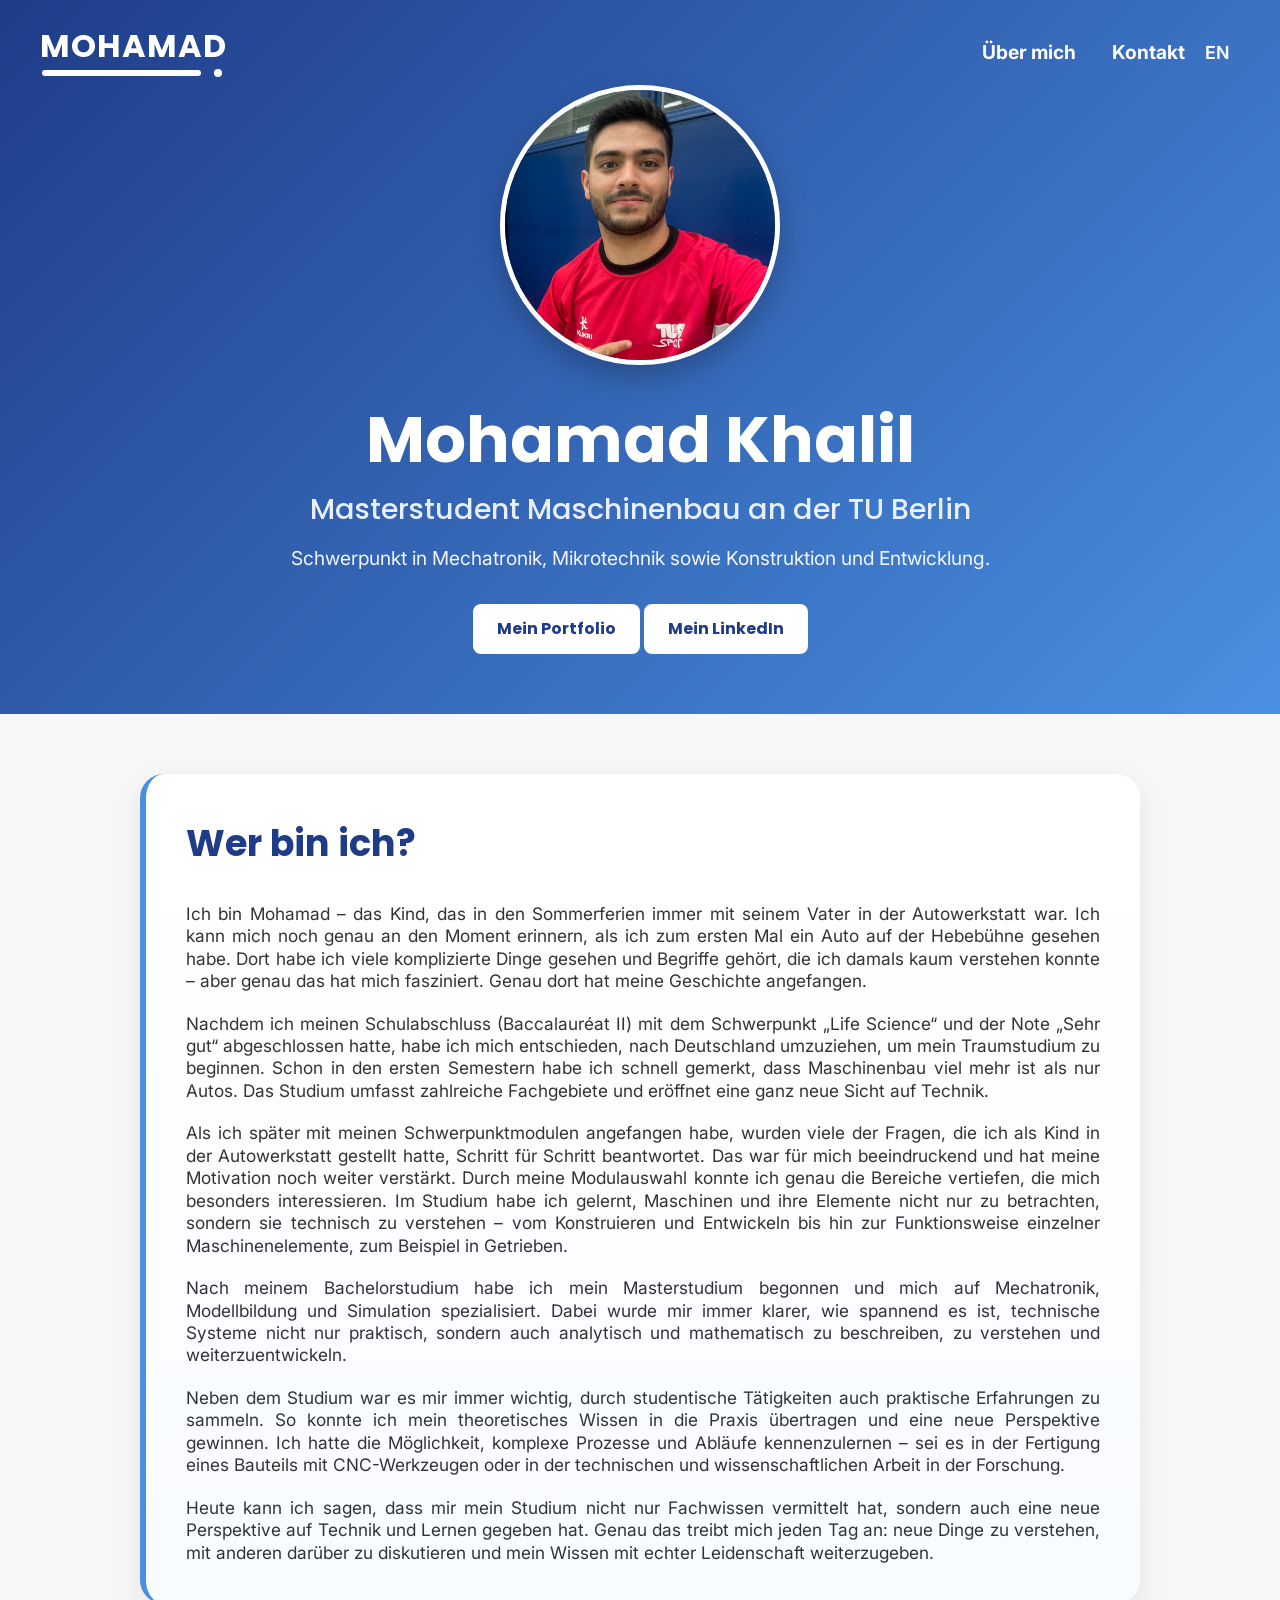
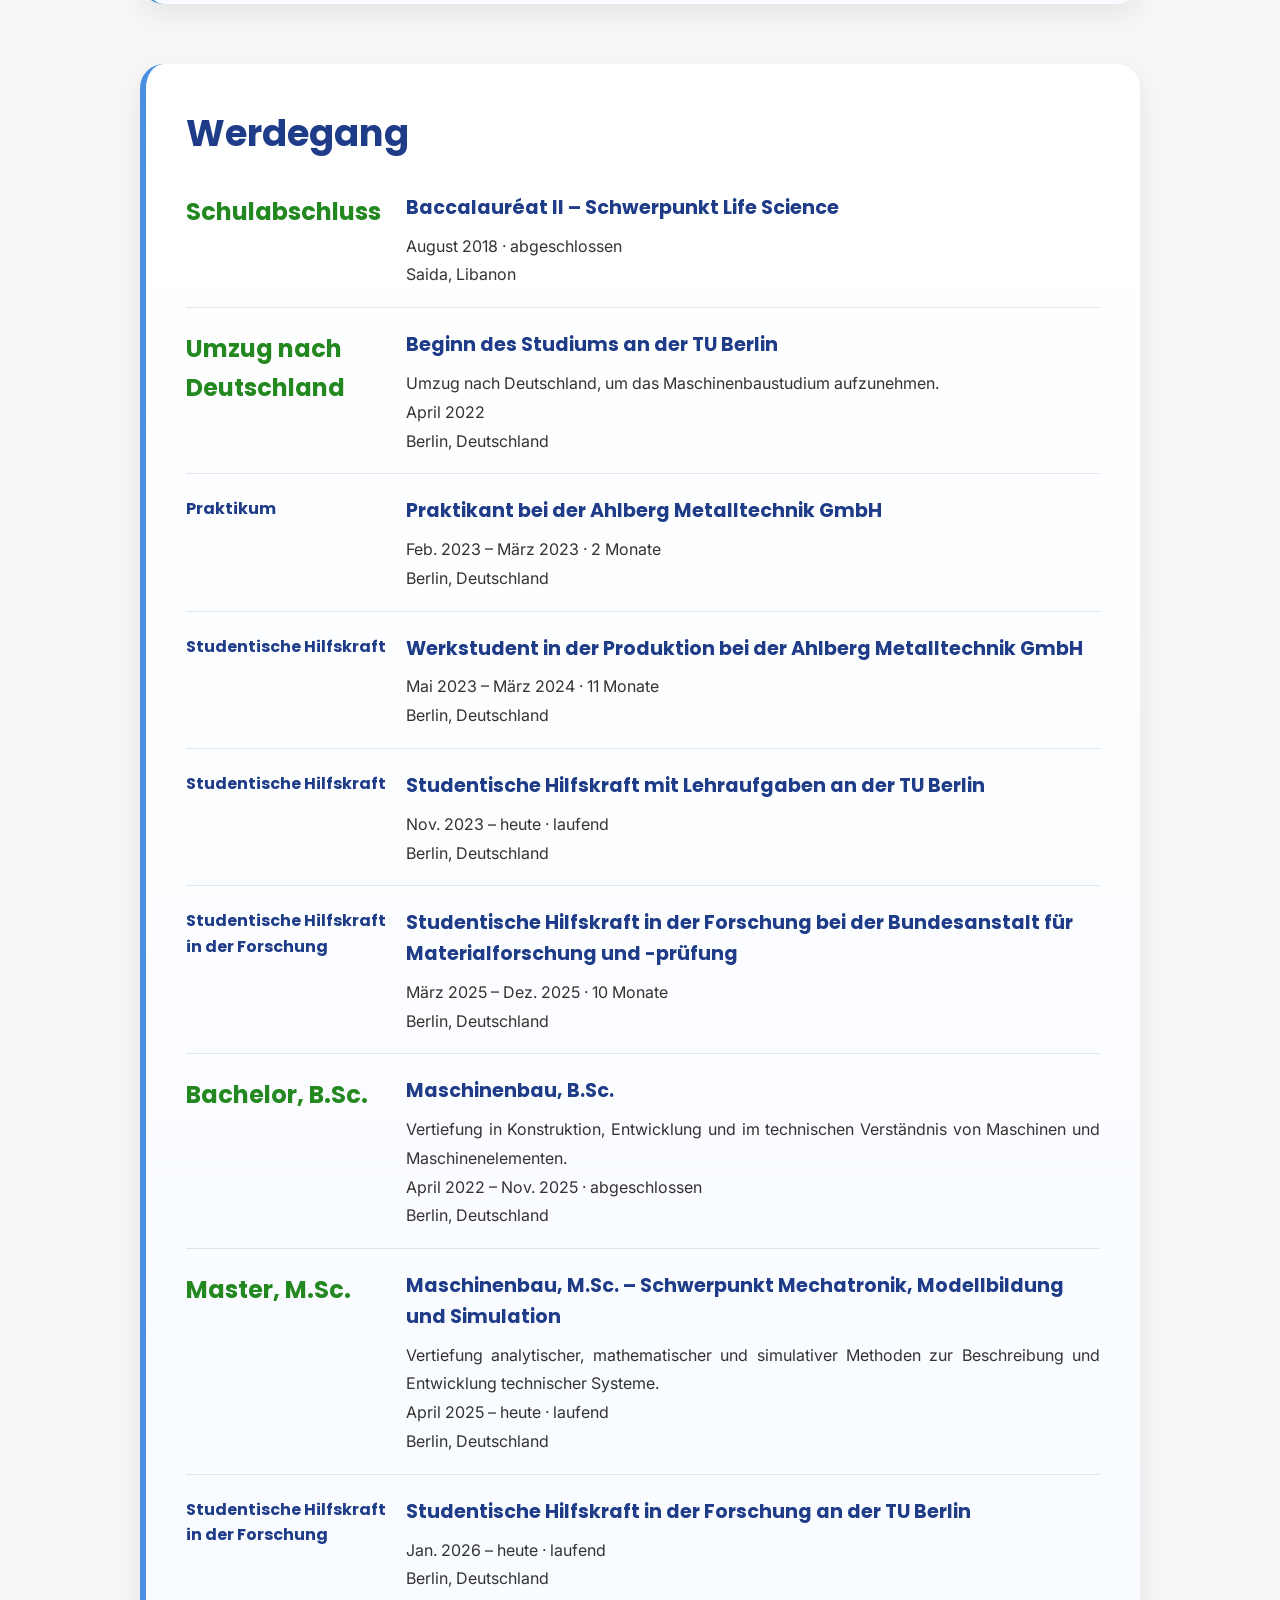
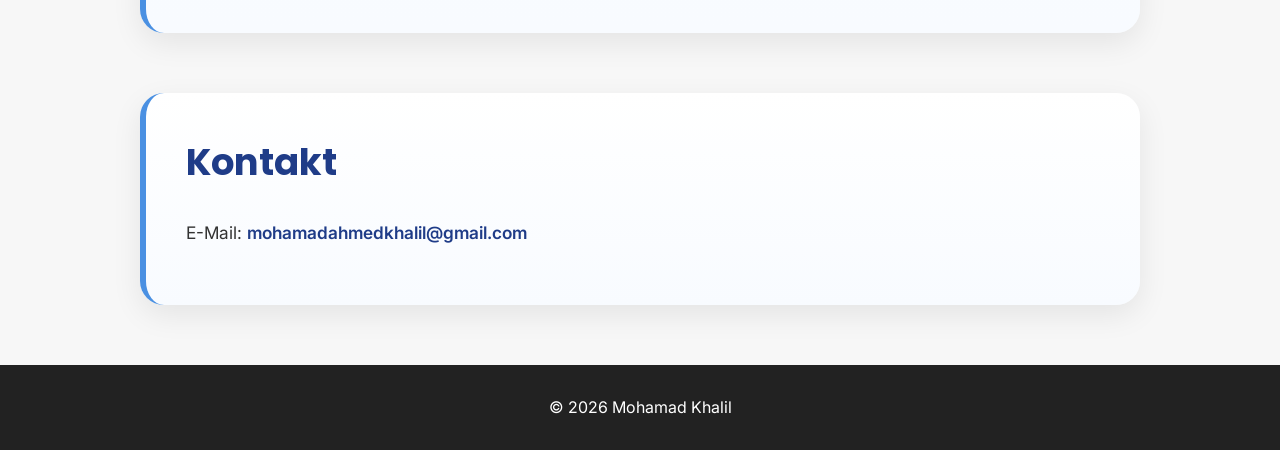
<file: index.html>
<!DOCTYPE html>
<html lang="de">
<head>
  <meta charset="UTF-8" />
  <meta name="viewport" content="width=device-width, initial-scale=1.0" />
  <title>Mohamad Khalil</title>
  <link rel="stylesheet" href="style.css" />
  <link rel="preconnect" href="https://fonts.googleapis.com">
  <link rel="preconnect" href="https://fonts.gstatic.com" crossorigin>
  <link href="https://fonts.googleapis.com/css2?family=Montserrat:wght@600;700&display=swap" rel="stylesheet">
  <link href="https://fonts.googleapis.com/css2?family=Inter:wght@400;500;600;700&family=Poppins:wght@500;600;700&display=swap" rel="stylesheet">
  <link rel="icon" type="image/JPG" href="img/Photo.JPG">
  <script src="script.js" defer></script>
</head>
<body>
  <header class="hero">
    <nav class="nav">
      <a href="index.html" class="logo">
        <span class="logo-name">MOHAMAD<span class="logo-dot"></span></span>
      </a>

      <button class="menu-toggle" type="button" aria-label="Menü öffnen" aria-expanded="false">
        <span></span>
        <span></span>
        <span></span>
      </button>

      <ul class="nav-links">
        <li><a href="#about" data-i18n="navAbout">Über mich</a></li>
        <li><a href="#contact" data-i18n="navContact">Kontakt</a></li>
      </ul>

      <button id="lang-toggle" class="lang-btn" type="button">EN</button>
    </nav>

    <div class="hero-image">
      <img
        src="img/Photo.JPG"
        alt="Porträt von Mohamad Khalil"
        data-i18n-alt="heroImageAlt"
      >
    </div>

    <div class="hero-wrapper">
      <section class="hero-content">
        <h1>Mohamad Khalil</h1>
        <h2 data-i18n="heroTitle">Masterstudent Maschinenbau an der TU Berlin</h2>
        <p data-i18n="heroSubtitle">
          Schwerpunkt in Mechatronik, Mikrotechnik sowie Konstruktion und Entwicklung.
        </p>

        <div class="hero-buttons">
          <a
            class="btn download-btn"
            id="portfolio-download"
            href="portfolio/DE/portfolio_pdflatex.pdf"
            download
            data-i18n="portfolioBtn"
          >
            Portfolio als PDF herunterladen
          </a>

          <a
            class="btn"
            href="https://www.linkedin.com/in/mohamadahmedkhalil/"
            target="_blank"
            rel="noopener noreferrer"
            data-i18n="linkedinBtn"
          >
            Mein LinkedIn
          </a>
        </div>
      </section>
    </div>
  </header>

  <main>
    <section id="about" class="about">
      <h2 data-i18n="aboutHeading">Wer bin ich?</h2>

      <p data-i18n="aboutP1">
        Ich bin Mohamad – das Kind, das in den Sommerferien immer mit seinem Vater in der
        Autowerkstatt war. Ich kann mich noch genau an den Moment erinnern, als ich zum ersten
        Mal ein Auto auf der Hebebühne gesehen habe. Dort habe ich viele komplizierte Dinge
        gesehen und Begriffe gehört, die ich damals kaum verstehen konnte – aber genau das hat
        mich fasziniert. Genau dort hat meine Geschichte angefangen.
      </p>

      <p data-i18n="aboutP2">
        Nachdem ich meinen Schulabschluss (Baccalauréat II) mit dem Schwerpunkt „Life Science“
        und der Note „Sehr gut“ abgeschlossen hatte, habe ich mich entschieden, nach Deutschland
        umzuziehen, um mein Traumstudium zu beginnen. Schon in den ersten Semestern habe ich
        schnell gemerkt, dass Maschinenbau viel mehr ist als nur Autos. Das Studium umfasst
        zahlreiche Fachgebiete und eröffnet eine ganz neue Sicht auf Technik.
      </p>

      <p data-i18n="aboutP3">
        Als ich später mit meinen Schwerpunktmodulen angefangen habe, wurden viele der Fragen,
        die ich als Kind in der Autowerkstatt gestellt hatte, Schritt für Schritt beantwortet.
        Das war für mich beeindruckend und hat meine Motivation noch weiter verstärkt. Durch
        meine Modulauswahl konnte ich genau die Bereiche vertiefen, die mich besonders
        interessieren. Im Studium habe ich gelernt, Maschinen und ihre Elemente nicht nur zu
        betrachten, sondern sie technisch zu verstehen – vom Konstruieren und Entwickeln bis
        hin zur Funktionsweise einzelner Maschinenelemente, zum Beispiel in Getrieben.
      </p>

      <p data-i18n="aboutP4">
        Nach meinem Bachelorstudium habe ich mein Masterstudium begonnen und mich auf
        Mechatronik, Modellbildung und Simulation spezialisiert. Dabei wurde mir immer klarer,
        wie spannend es ist, technische Systeme nicht nur praktisch, sondern auch analytisch
        und mathematisch zu beschreiben, zu verstehen und weiterzuentwickeln.
      </p>

      <p data-i18n="aboutP5">
        Neben dem Studium war es mir immer wichtig, durch studentische Tätigkeiten auch
        praktische Erfahrungen zu sammeln. So konnte ich mein theoretisches Wissen in die
        Praxis übertragen und eine neue Perspektive gewinnen. Ich hatte die Möglichkeit,
        komplexe Prozesse und Abläufe kennenzulernen – sei es in der Fertigung eines Bauteils
        mit CNC-Werkzeugen oder in der technischen und wissenschaftlichen Arbeit in der
        Forschung.
      </p>

      <p data-i18n="aboutP6">
        Heute kann ich sagen, dass mir mein Studium nicht nur Fachwissen vermittelt hat,
        sondern auch eine neue Perspektive auf Technik und Lernen gegeben hat. Genau das treibt
        mich jeden Tag an: neue Dinge zu verstehen, mit anderen darüber zu diskutieren und mein
        Wissen mit echter Leidenschaft weiterzugeben.
      </p>
    </section>

    <section id="journey" class="journey">
      <h2 data-i18n="journeyHeading">Werdegang</h2>

      <div class="journey-box">
        <div class="journey-item">
          <span class="schulabshluss" data-i18n="journeySchoolLabel">Schulabschluss</span>
          <div class="journey-content">
            <h3 data-i18n="journeySchoolTitle">Baccalauréat II – Schwerpunkt Life Science</h3>
            <p data-i18n="journeySchoolDate">August 2018 · abgeschlossen</p>
            <p data-i18n="journeySchoolLocation">Saida, Libanon</p>
          </div>
        </div>

        <div class="journey-item">
          <span class="umzug" data-i18n="journeyMoveLabel">Umzug nach Deutschland</span>
          <div class="journey-content">
            <h3 data-i18n="journeyMoveTitle">Beginn des Studiums an der TU Berlin</h3>
            <p data-i18n="journeyMoveText">Umzug nach Deutschland, um das Maschinenbaustudium aufzunehmen.</p>
            <p data-i18n="journeyMoveDate">April 2022</p>
            <p data-i18n="journeyMoveLocation">Berlin, Deutschland</p>
          </div>
        </div>

        <div class="journey-item">
          <span class="journey-year" data-i18n="journeyInternshipLabel">Praktikum</span>
          <div class="journey-content">
            <h3 data-i18n="journeyInternshipTitle">Praktikant bei der Ahlberg Metalltechnik GmbH</h3>
            <p data-i18n="journeyInternshipDate">Feb. 2023 – März 2023 · 2 Monate</p>
            <p data-i18n="journeyInternshipLocation">Berlin, Deutschland</p>
          </div>
        </div>

        <div class="journey-item">
          <span class="journey-year" data-i18n="journeyProductionLabel">Studentische Hilfskraft</span>
          <div class="journey-content">
            <h3 data-i18n="journeyProductionTitle">Werkstudent in der Produktion bei der Ahlberg Metalltechnik GmbH</h3>
            <p data-i18n="journeyProductionDate">Mai 2023 – März 2024 · 11 Monate</p>
            <p data-i18n="journeyProductionLocation">Berlin, Deutschland</p>
          </div>
        </div>

        <div class="journey-item">
          <span class="journey-year" data-i18n="journeyTutorLabel">Studentische Hilfskraft</span>
          <div class="journey-content">
            <h3 data-i18n="journeyTutorTitle">Studentische Hilfskraft mit Lehraufgaben an der TU Berlin</h3>
            <p data-i18n="journeyTutorDate">Nov. 2023 – heute · laufend</p>
            <p data-i18n="journeyTutorLocation">Berlin, Deutschland</p>
          </div>
        </div>

        <div class="journey-item">
          <span class="journey-year" data-i18n="journeyResearchBamLabel">Studentische Hilfskraft in der Forschung</span>
          <div class="journey-content">
            <h3 data-i18n="journeyResearchBamTitle">Studentische Hilfskraft in der Forschung bei der Bundesanstalt für Materialforschung und -prüfung</h3>
            <p data-i18n="journeyResearchBamDate">März 2025 – Dez. 2025 · 10 Monate</p>
            <p data-i18n="journeyResearchBamLocation">Berlin, Deutschland</p>
          </div>
        </div>

        <div class="journey-item">
          <span class="Bachelor" data-i18n="journeyBachelorLabel">Bachelor, B.Sc.</span>
          <div class="journey-content">
            <h3 data-i18n="journeyBachelorTitle">Maschinenbau, B.Sc.</h3>
            <p data-i18n="journeyBachelorText">
              Vertiefung in Konstruktion, Entwicklung und im technischen Verständnis
              von Maschinen und Maschinenelementen.
            </p>
            <p data-i18n="journeyBachelorDate">April 2022 – Nov. 2025 · abgeschlossen</p>
            <p data-i18n="journeyBachelorLocation">Berlin, Deutschland</p>
          </div>
        </div>

        <div class="journey-item">
          <span class="Master" data-i18n="journeyMasterLabel">Master, M.Sc.</span>
          <div class="journey-content">
            <h3 data-i18n="journeyMasterTitle">Maschinenbau, M.Sc. – Schwerpunkt Mechatronik, Modellbildung und Simulation</h3>
            <p data-i18n="journeyMasterText">
              Vertiefung analytischer, mathematischer und simulativer Methoden zur
              Beschreibung und Entwicklung technischer Systeme.
            </p>
            <p data-i18n="journeyMasterDate">April 2025 – heute · laufend</p>
            <p data-i18n="journeyMasterLocation">Berlin, Deutschland</p>
          </div>
        </div>

        <div class="journey-item">
          <span class="journey-year" data-i18n="journeyResearchTuLabel">Studentische Hilfskraft in der Forschung</span>
          <div class="journey-content">
            <h3 data-i18n="journeyResearchTuTitle">Studentische Hilfskraft in der Forschung an der TU Berlin</h3>
            <p data-i18n="journeyResearchTuDate">Jan. 2026 – heute · laufend</p>
            <p data-i18n="journeyResearchTuLocation">Berlin, Deutschland</p>
          </div>
        </div>
      </div>
    </section>

    <section id="contact" class="contact">
      <h2 data-i18n="contactHeading">Kontakt</h2>
      <p>
        <span data-i18n="emailLabel">E-Mail:</span>
        <a href="mailto:mohamadahmedkhalil@gmail.com">mohamadahmedkhalil@gmail.com</a>
      </p>
    </section>
  </main>

  <footer class="footer">
    <p data-i18n="footerText">© 2026 Mohamad Khalil</p>
  </footer>
</body>
</html>
</file>
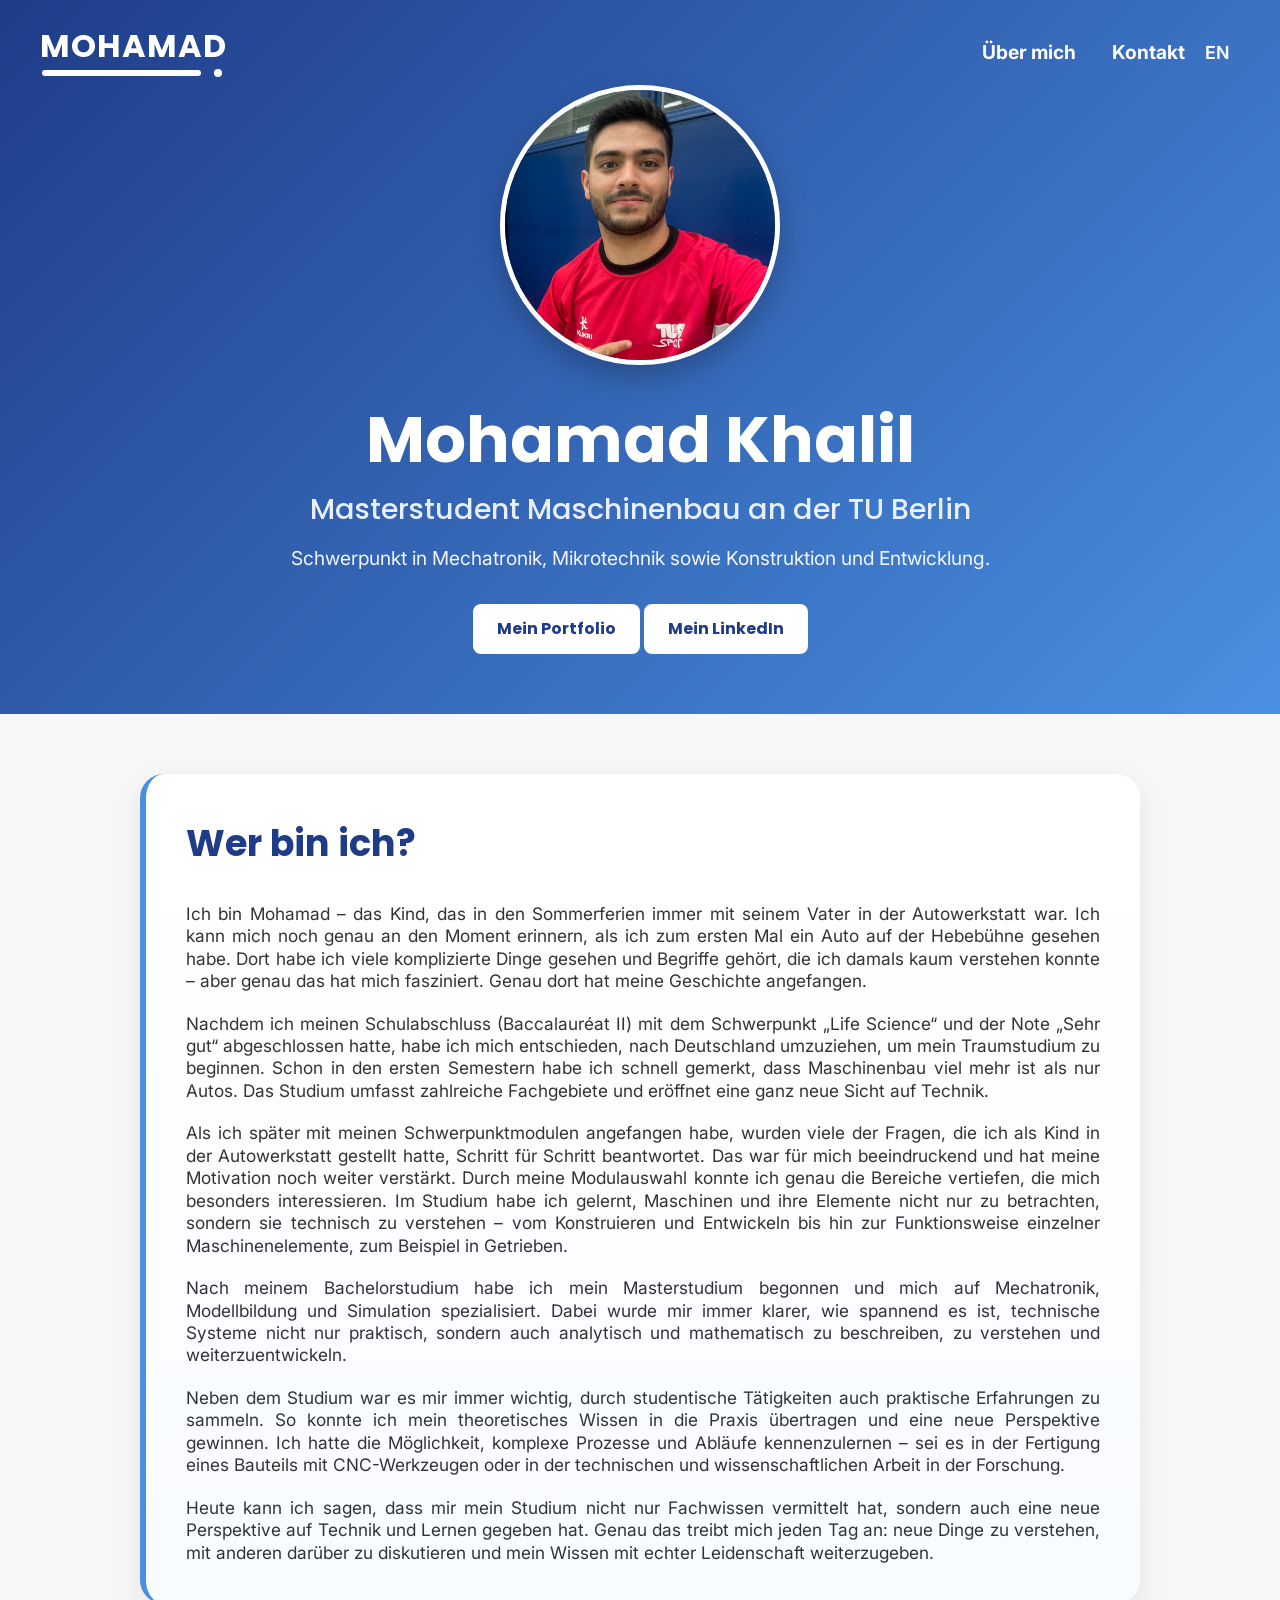
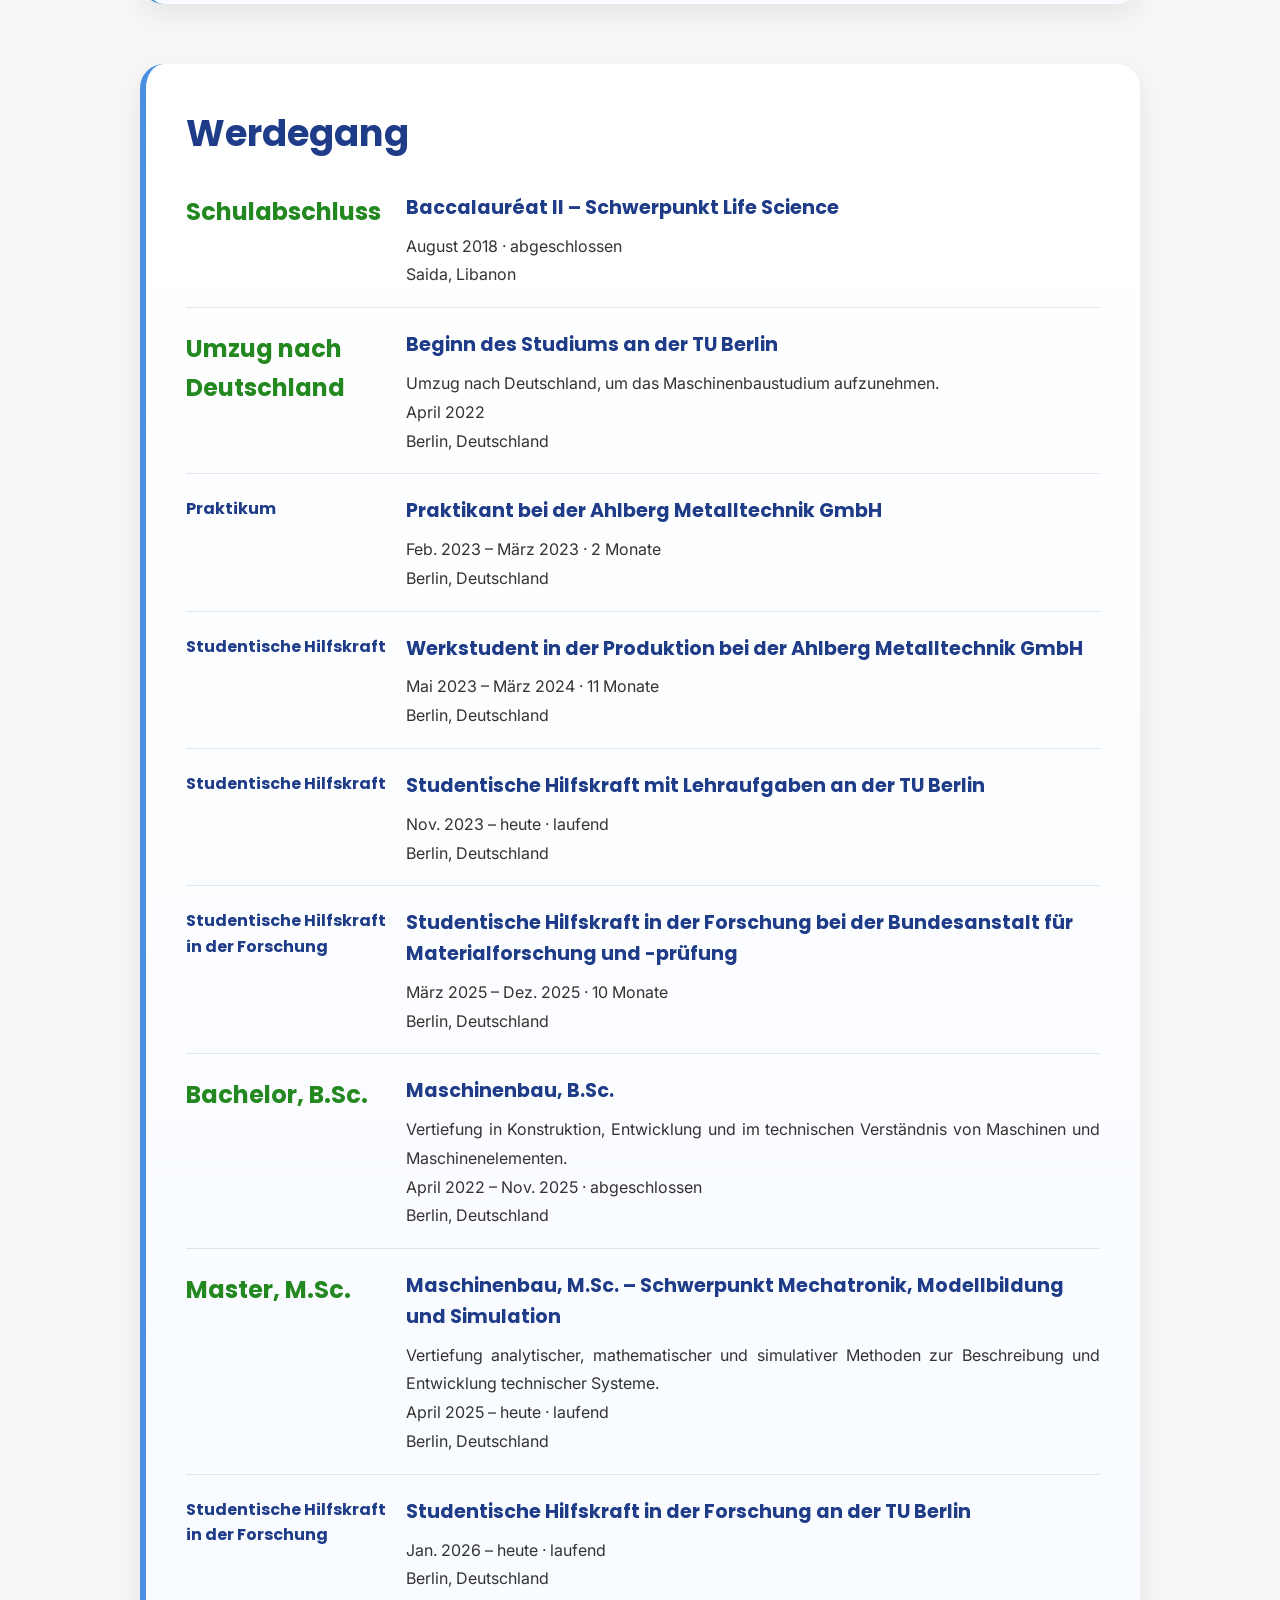
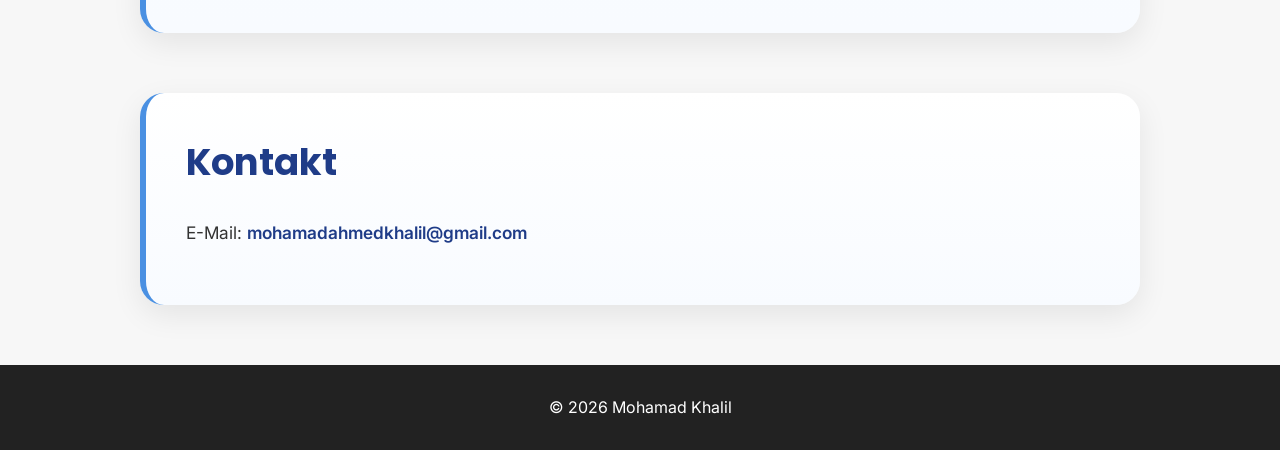
<file: Portofolio/index.html>
<!DOCTYPE html>
<html lang="de">
<head>
  <meta charset="UTF-8" />
  <meta name="viewport" content="width=device-width, initial-scale=1.0" />
  <title>Mohamad</title>
  <link rel="stylesheet" href="style.css" />
  <link rel="preconnect" href="https://fonts.googleapis.com">
  <link rel="preconnect" href="https://fonts.gstatic.com" crossorigin>
  <link href="https://fonts.googleapis.com/css2?family=Montserrat:wght@600;700&display=swap" rel="stylesheet">
  <link href="https://fonts.googleapis.com/css2?family=Inter:wght@400;500;600;700&family=Poppins:wght@500;600;700&display=swap" rel="stylesheet">
  <link rel="icon" type="image/JPG" href="img/Photo.JPG">
  <script src="script.js" defer></script>
</head>
<body>
  <header class="hero">
    <nav class="nav">
      <a href="index.html" class="logo">
        <span class="logo-name">MOHAMAD<span class="logo-dot"></span></span>
      </a>

      <button class="menu-toggle" type="button" aria-label="Menü öffnen" aria-expanded="false">
        <span></span>
        <span></span>
        <span></span>
      </button>

      <ul class="nav-links">
        <li><a href="#about" data-i18n="navAbout">Über mich</a></li>
        <li><a href="#contact" data-i18n="navContact">Kontakt</a></li>
      </ul>

      <button id="lang-toggle" class="lang-btn" type="button">EN</button>
    </nav>

    <div class="hero-image">
      <img
        src="img/Photo.JPG"
        alt="Porträt von Mohamad Khalil"
        data-i18n-alt="heroImageAlt"
      >
    </div>

    <div class="hero-wrapper">
      <section class="hero-content">
        <h1>Mohamad Khalil</h1>
        <h2 data-i18n="heroTitle">Masterstudent Maschinenbau an der TU Berlin</h2>
        <p data-i18n="heroSubtitle">
          Schwerpunkt in Mechatronik, Mikrotechnik sowie Konstruktion und Entwicklung.
        </p>

        <div class="hero-buttons">
          <a
            class="btn download-btn"
            id="portfolio-download"
            href="portfolio/DE/portfolio_pdflatex.pdf"
            download
            data-i18n="portfolioBtn"
          >
            Portfolio als PDF herunterladen
          </a>

          <a
            class="btn"
            href="https://www.linkedin.com/in/mohamadahmedkhalil/"
            target="_blank"
            rel="noopener noreferrer"
            data-i18n="linkedinBtn"
          >
            Mein LinkedIn
          </a>
        </div>
      </section>
    </div>
  </header>

  <main>
    <section id="about" class="about">
      <h2 data-i18n="aboutHeading">Wer bin ich?</h2>

      <p data-i18n="aboutP1">
        Ich bin Mohamad – das Kind, das in den Sommerferien immer mit seinem Vater in der
        Autowerkstatt war. Ich kann mich noch genau an den Moment erinnern, als ich zum ersten
        Mal ein Auto auf der Hebebühne gesehen habe. Dort habe ich viele komplizierte Dinge
        gesehen und Begriffe gehört, die ich damals kaum verstehen konnte – aber genau das hat
        mich fasziniert. Genau dort hat meine Geschichte angefangen.
      </p>

      <p data-i18n="aboutP2">
        Nachdem ich meinen Schulabschluss (Baccalauréat II) mit dem Schwerpunkt „Life Science“
        und der Note „Sehr gut“ abgeschlossen hatte, habe ich mich entschieden, nach Deutschland
        umzuziehen, um mein Traumstudium zu beginnen. Schon in den ersten Semestern habe ich
        schnell gemerkt, dass Maschinenbau viel mehr ist als nur Autos. Das Studium umfasst
        zahlreiche Fachgebiete und eröffnet eine ganz neue Sicht auf Technik.
      </p>

      <p data-i18n="aboutP3">
        Als ich später mit meinen Schwerpunktmodulen angefangen habe, wurden viele der Fragen,
        die ich als Kind in der Autowerkstatt gestellt hatte, Schritt für Schritt beantwortet.
        Das war für mich beeindruckend und hat meine Motivation noch weiter verstärkt. Durch
        meine Modulauswahl konnte ich genau die Bereiche vertiefen, die mich besonders
        interessieren. Im Studium habe ich gelernt, Maschinen und ihre Elemente nicht nur zu
        betrachten, sondern sie technisch zu verstehen – vom Konstruieren und Entwickeln bis
        hin zur Funktionsweise einzelner Maschinenelemente, zum Beispiel in Getrieben.
      </p>

      <p data-i18n="aboutP4">
        Nach meinem Bachelorstudium habe ich mein Masterstudium begonnen und mich auf
        Mechatronik, Modellbildung und Simulation spezialisiert. Dabei wurde mir immer klarer,
        wie spannend es ist, technische Systeme nicht nur praktisch, sondern auch analytisch
        und mathematisch zu beschreiben, zu verstehen und weiterzuentwickeln.
      </p>

      <p data-i18n="aboutP5">
        Neben dem Studium war es mir immer wichtig, durch studentische Tätigkeiten auch
        praktische Erfahrungen zu sammeln. So konnte ich mein theoretisches Wissen in die
        Praxis übertragen und eine neue Perspektive gewinnen. Ich hatte die Möglichkeit,
        komplexe Prozesse und Abläufe kennenzulernen – sei es in der Fertigung eines Bauteils
        mit CNC-Werkzeugen oder in der technischen und wissenschaftlichen Arbeit in der
        Forschung.
      </p>

      <p data-i18n="aboutP6">
        Heute kann ich sagen, dass mir mein Studium nicht nur Fachwissen vermittelt hat,
        sondern auch eine neue Perspektive auf Technik und Lernen gegeben hat. Genau das treibt
        mich jeden Tag an: neue Dinge zu verstehen, mit anderen darüber zu diskutieren und mein
        Wissen mit echter Leidenschaft weiterzugeben.
      </p>
    </section>

    <section id="journey" class="journey">
      <h2 data-i18n="journeyHeading">Werdegang</h2>

      <div class="journey-box">
        <div class="journey-item">
          <span class="schulabshluss" data-i18n="journeySchoolLabel">Schulabschluss</span>
          <div class="journey-content">
            <h3 data-i18n="journeySchoolTitle">Baccalauréat II – Schwerpunkt Life Science</h3>
            <p data-i18n="journeySchoolDate">August 2018 · abgeschlossen</p>
            <p data-i18n="journeySchoolLocation">Saida, Libanon</p>
          </div>
        </div>

        <div class="journey-item">
          <span class="umzug" data-i18n="journeyMoveLabel">Umzug nach Deutschland</span>
          <div class="journey-content">
            <h3 data-i18n="journeyMoveTitle">Beginn des Studiums an der TU Berlin</h3>
            <p data-i18n="journeyMoveText">Umzug nach Deutschland, um das Maschinenbaustudium aufzunehmen.</p>
            <p data-i18n="journeyMoveDate">April 2022</p>
            <p data-i18n="journeyMoveLocation">Berlin, Deutschland</p>
          </div>
        </div>

        <div class="journey-item">
          <span class="journey-year" data-i18n="journeyInternshipLabel">Praktikum</span>
          <div class="journey-content">
            <h3 data-i18n="journeyInternshipTitle">Praktikant bei der Ahlberg Metalltechnik GmbH</h3>
            <p data-i18n="journeyInternshipDate">Feb. 2023 – März 2023 · 2 Monate</p>
            <p data-i18n="journeyInternshipLocation">Berlin, Deutschland</p>
          </div>
        </div>

        <div class="journey-item">
          <span class="journey-year" data-i18n="journeyProductionLabel">Studentische Hilfskraft</span>
          <div class="journey-content">
            <h3 data-i18n="journeyProductionTitle">Werkstudent in der Produktion bei der Ahlberg Metalltechnik GmbH</h3>
            <p data-i18n="journeyProductionDate">Mai 2023 – März 2024 · 11 Monate</p>
            <p data-i18n="journeyProductionLocation">Berlin, Deutschland</p>
          </div>
        </div>

        <div class="journey-item">
          <span class="journey-year" data-i18n="journeyTutorLabel">Studentische Hilfskraft</span>
          <div class="journey-content">
            <h3 data-i18n="journeyTutorTitle">Studentische Hilfskraft mit Lehraufgaben an der TU Berlin</h3>
            <p data-i18n="journeyTutorDate">Nov. 2023 – heute · laufend</p>
            <p data-i18n="journeyTutorLocation">Berlin, Deutschland</p>
          </div>
        </div>

        <div class="journey-item">
          <span class="journey-year" data-i18n="journeyResearchBamLabel">Studentische Hilfskraft in der Forschung</span>
          <div class="journey-content">
            <h3 data-i18n="journeyResearchBamTitle">Studentische Hilfskraft in der Forschung bei der Bundesanstalt für Materialforschung und -prüfung</h3>
            <p data-i18n="journeyResearchBamDate">März 2025 – Dez. 2025 · 10 Monate</p>
            <p data-i18n="journeyResearchBamLocation">Berlin, Deutschland</p>
          </div>
        </div>

        <div class="journey-item">
          <span class="Bachelor" data-i18n="journeyBachelorLabel">Bachelor, B.Sc.</span>
          <div class="journey-content">
            <h3 data-i18n="journeyBachelorTitle">Maschinenbau, B.Sc.</h3>
            <p data-i18n="journeyBachelorText">
              Vertiefung in Konstruktion, Entwicklung und im technischen Verständnis
              von Maschinen und Maschinenelementen.
            </p>
            <p data-i18n="journeyBachelorDate">April 2022 – Nov. 2025 · abgeschlossen</p>
            <p data-i18n="journeyBachelorLocation">Berlin, Deutschland</p>
          </div>
        </div>

        <div class="journey-item">
          <span class="Master" data-i18n="journeyMasterLabel">Master, M.Sc.</span>
          <div class="journey-content">
            <h3 data-i18n="journeyMasterTitle">Maschinenbau, M.Sc. – Schwerpunkt Mechatronik, Modellbildung und Simulation</h3>
            <p data-i18n="journeyMasterText">
              Vertiefung analytischer, mathematischer und simulativer Methoden zur
              Beschreibung und Entwicklung technischer Systeme.
            </p>
            <p data-i18n="journeyMasterDate">April 2025 – heute · laufend</p>
            <p data-i18n="journeyMasterLocation">Berlin, Deutschland</p>
          </div>
        </div>

        <div class="journey-item">
          <span class="journey-year" data-i18n="journeyResearchTuLabel">Studentische Hilfskraft in der Forschung</span>
          <div class="journey-content">
            <h3 data-i18n="journeyResearchTuTitle">Studentische Hilfskraft in der Forschung an der TU Berlin</h3>
            <p data-i18n="journeyResearchTuDate">Jan. 2026 – heute · laufend</p>
            <p data-i18n="journeyResearchTuLocation">Berlin, Deutschland</p>
          </div>
        </div>
      </div>
    </section>

    <section id="contact" class="contact">
      <h2 data-i18n="contactHeading">Kontakt</h2>
      <p>
        <span data-i18n="emailLabel">E-Mail:</span>
        <a href="mailto:mohamadahmedkhalil@gmail.com">mohamadahmedkhalil@gmail.com</a>
      </p>
    </section>
  </main>

  <footer class="footer">
    <p data-i18n="footerText">© 2026 Mohamad Khalil</p>
  </footer>
</body>
</html>
</file>
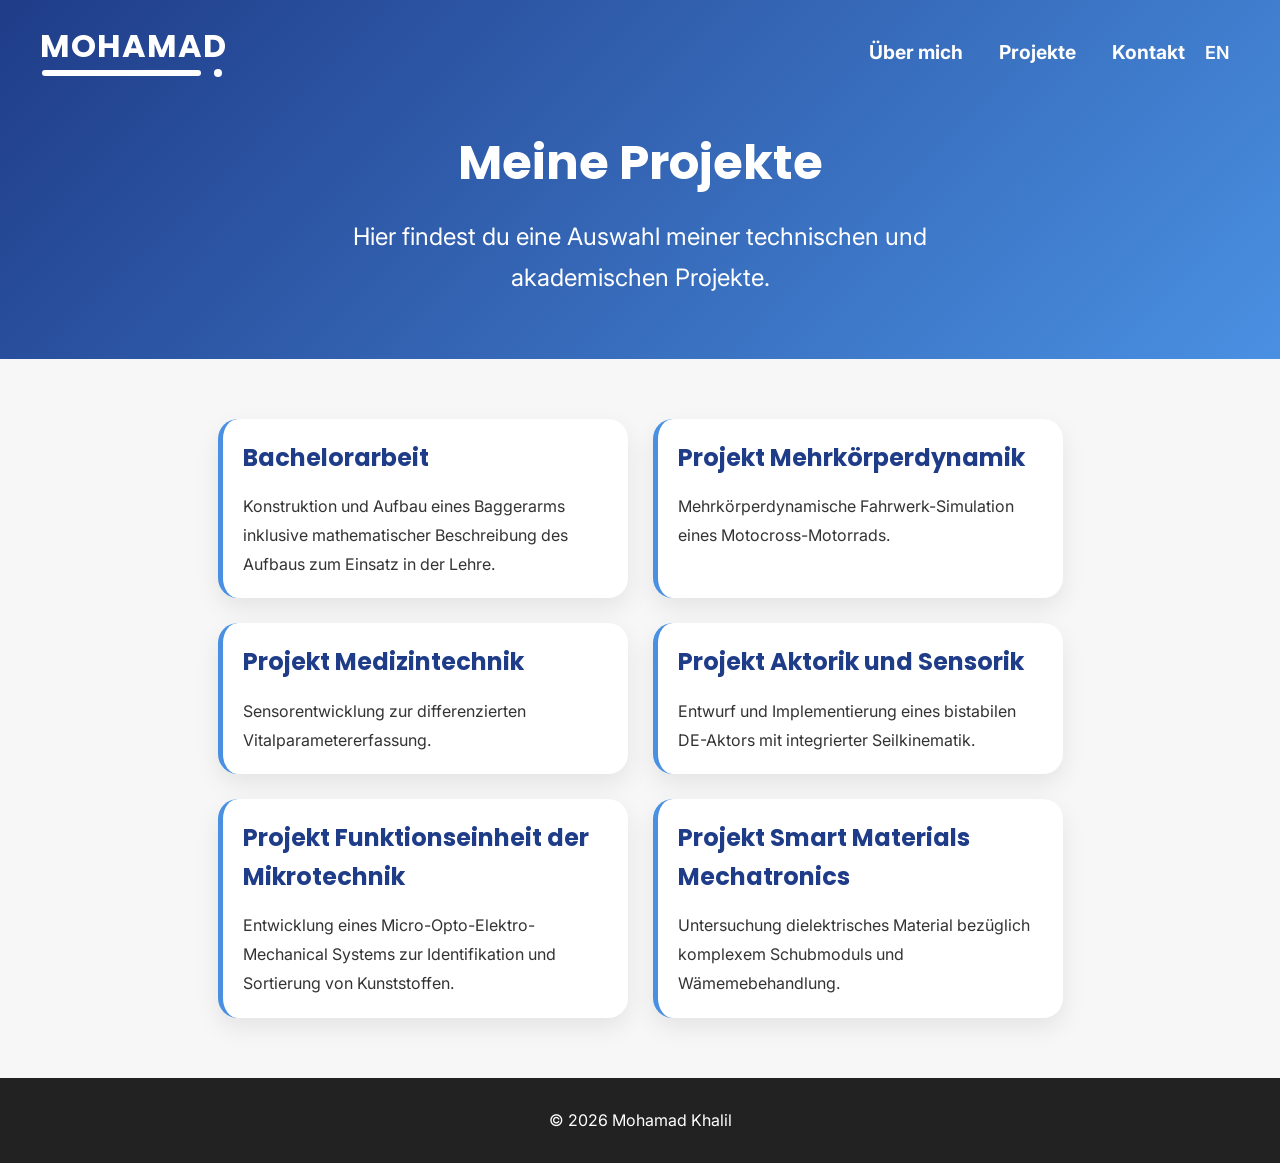
<file: pages/projects/index.html>
<!DOCTYPE html>
<html lang="de">
<head>
  <meta charset="UTF-8">
  <meta name="viewport" content="width=device-width, initial-scale=1.0">
  <title>Projekte | Mohamad Khalil</title>

  <link href="https://fonts.googleapis.com/css2?family=Montserrat:wght@600;700&display=swap" rel="stylesheet">
  <link href="https://fonts.googleapis.com/css2?family=Inter:wght@400;500;600;700&family=Poppins:wght@500;600;700&display=swap" rel="stylesheet">
  <link rel="icon" type="image/png" href="img/Bewerbungsfoto.png">
  <link rel="stylesheet" href="style.css">
</head>
<body>

  <header class="hero">
    <nav class="nav">
      <a href="../../index.html" class="logo">
        <span class="logo-name">MOHAMAD<span class="logo-dot"></span></span>
      </a>

        <button class="menu-toggle" aria-label="Menü öffnen">
          <span></span>
          <span></span>
          <span></span>
        </button>

      <ul class="nav-links">
        <li><a href="../../index.html#about" data-i18n="navAbout">Über mich</a></li>
        <li><a href="index.html" data-i18n="navProjects">Projekte</a></li>
        <li><a href="../../index.html#contact" data-i18n="navContact">Kontakt</a></li>
      </ul>

      <button id="lang-toggle" class="lang-btn">EN</button>
    </nav>

    <div class="page-hero-text">
      <h1 data-i18n="pageHeading">Meine Projekte</h1>
      <p data-i18n="pageSubtitle">Hier findest du eine Auswahl meiner technischen und akademischen Projekte.</p>
    </div>
  </header>

  <main class="projects-page">
    <section class="projects-grid">

      <a href="bachelorarbeit/index.html" class="project-link">
        <article class="project-card">
          <h2 data-i18n="project1Title">Bachelorarbeit</h2>
          <p data-i18n="project1Desc">
            Konstruktion und Aufbau eines Baggerarms
            inklusive mathematischer Beschreibung des
            Aufbaus zum Einsatz in der Lehre.
          </p>
        </article>
      </a>

      <a href="mehrkoerperdynamik/index.html" class="project-link">
        <article class="project-card">
          <h2 data-i18n="project2Title">Projekt Mehrkörperdynamik</h2>
          <p data-i18n="project2Desc">
            Mehrkörperdynamische Fahrwerk-Simulation eines Motocross-Motorrads.
          </p>
        </article>
      </a>

      <a href="Projekt Medizintechnik/index.html" class="project-link">
        <article class="project-card">
          <h2 data-i18n="project3Title">Projekt Medizintechnik</h2>
          <p data-i18n="project3Desc">
            Sensorentwicklung zur differenzierten Vitalparametererfassung.
          </p>
        </article>
      </a>

      <a href="projekt Aktorik und Mechatronik/index.html" class="project-link">
        <article class="project-card">
          <h2 data-i18n="project4Title">Projekt Aktorik und Sensorik</h2>
          <p data-i18n="project4Desc">
            Entwurf und Implementierung eines bistabilen DE-Aktors mit integrierter Seilkinematik.
          </p>
        </article>
      </a>

      <a href="projekt Funktionseinheit der Mikrotechnik/index.html" class="project-link">
        <article class="project-card">
          <h2 data-i18n="project5Title">Projekt Funktionseinheit der Mikrotechnik</h2>
          <p data-i18n="project5Desc">
            Entwicklung eines Micro-Opto-Elektro-Mechanical Systems zur Identifikation und Sortierung von Kunststoffen.
          </p>
        </article>
      </a>

      <a href="projekt Smart Materials Mechatronics/index.html" class="project-link">
        <article class="project-card">
          <h2 data-i18n="project6Title">Projekt Smart Materials Mechatronics</h2>
          <p data-i18n="project6Desc">
            Untersuchung dielektrisches Material bezüglich komplexem Schubmoduls und Wämemebehandlung.
          </p>
        </article>
      </a>

    </section>
  </main>

  <footer class="footer">
    <p data-i18n="footerText">© 2026 Mohamad Khalil</p>
  </footer>

  <script src="script.js"></script>
    <script>
      const menuToggle = document.querySelector('.menu-toggle');
      const navLinks = document.querySelector('.nav-links');

      menuToggle.addEventListener('click', () => {
        navLinks.classList.toggle('active');
      });
    </script>
</body>
</html>
</file>
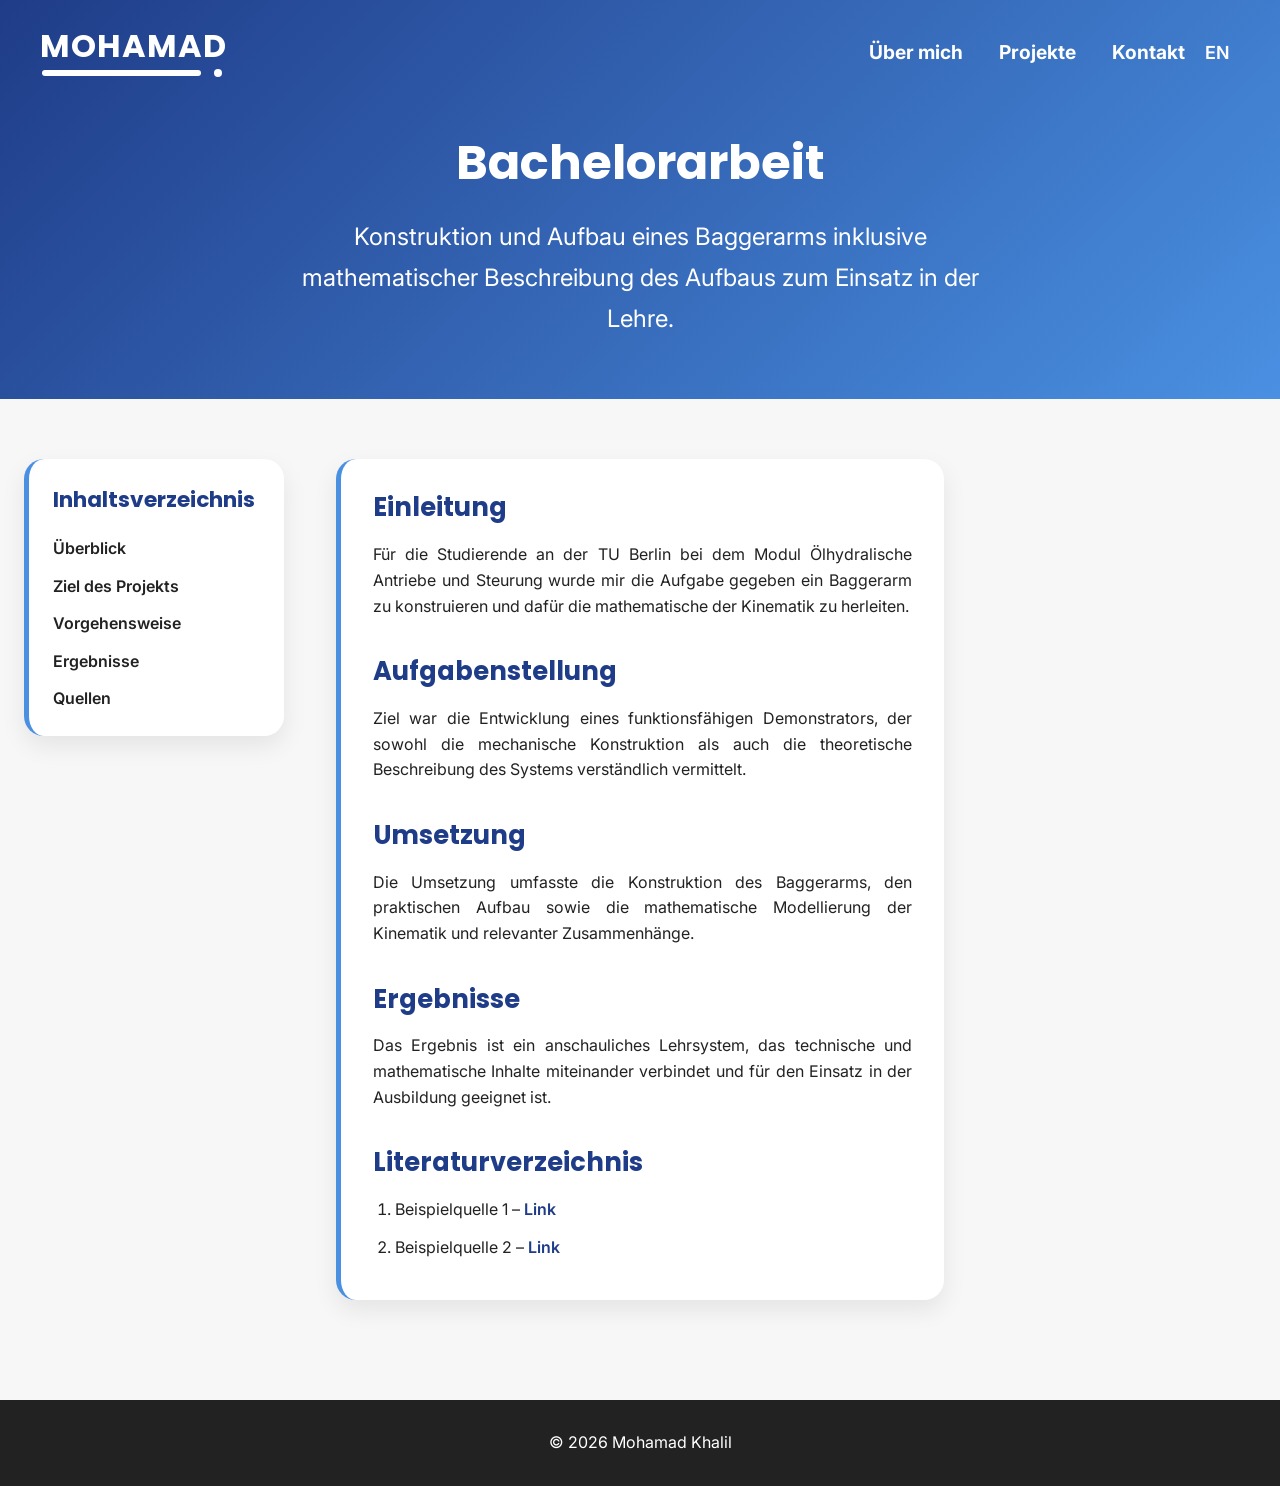
<file: pages/projects/bachelorarbeit/index.html>
<!DOCTYPE html>
<html lang="de">
<head>
  <meta charset="UTF-8">
  <meta name="viewport" content="width=device-width, initial-scale=1.0">
  <title>Projekte | Mohamad Khalil</title>
  <link href="https://fonts.googleapis.com/css2?family=Montserrat:wght@600;700&display=swap" rel="stylesheet">
  <link href="https://fonts.googleapis.com/css2?family=Inter:wght@400;500;600;700&family=Poppins:wght@500;600;700&display=swap" rel="stylesheet">
  <link rel="icon" type="image/png" href="../../../img/Bewerbungsfoto.png">
  <link rel="stylesheet" href="style.css">
</head>
<body>

  <header class="hero">
    <nav class="nav">
      <a href="../../../index.html" class="logo">
        <span class="logo-name">MOHAMAD<span class="logo-dot"></span></span>
      </a>

      <button class="menu-toggle" aria-label="Menü öffnen">
        <span></span>
        <span></span>
        <span></span>
      </button>

      <ul class="nav-links">
        <li><a href="../../../index.html#about" data-i18n="navAbout">Über mich</a></li>
        <li><a href="../index.html" data-i18n="navProjects">Projekte</a></li>
        <li><a href="../../../index.html#contact" data-i18n="navContact">Kontakt</a></li>
      </ul>

      <button id="lang-toggle" class="lang-btn">EN</button>
    </nav>

    <div class="page-hero-text">
      <h1 data-i18n="pageHeading">Bachelorarbeit</h1>
      <p data-i18n="pageSubtitle">
        Konstruktion und Aufbau eines Baggerarms inklusive mathematischer Beschreibung des Aufbaus zum Einsatz in der Lehre.
      </p>
    </div>
  </header>

  <main class="project-layout">
    <aside class="toc-sidebar">
      <h2 data-i18n="tocHeading">Inhaltsverzeichnis</h2>
      <ul class="toc-list">
        <li><a href="#overview" data-i18n="tocOverview">Überblick</a></li>
        <li><a href="#task" data-i18n="tocTask">Ziel des Projekts</a></li>
        <li><a href="#implementation" data-i18n="tocImplementation">Vorgehensweise</a></li>
        <li><a href="#results" data-i18n="tocResults">Ergebnisse</a></li>
        <li><a href="#references" data-i18n="tocReferences">Quellen</a></li>
      </ul>
    </aside>

    <section class="project-content">
      <article class="project-card">
        <section id="overview" class="content-section">
          <h2 data-i18n="overviewHeading">Überblick</h2>
          <p data-i18n="overviewText">
            In dieser Bachelorarbeit wurde ein Baggerarm konstruiert und aufgebaut. Zusätzlich wurde
            der Aufbau mathematisch beschrieben, um ihn gezielt in der Lehre einsetzen zu können.
          </p>
        </section>

        <section id="task" class="content-section">
          <h2 data-i18n="taskHeading">Aufgabenstellung</h2>
          <p data-i18n="taskText">
            Ziel war die Entwicklung eines funktionsfähigen Demonstrators, der sowohl die mechanische
            Konstruktion als auch die theoretische Beschreibung des Systems verständlich vermittelt.
          </p>
        </section>

        <section id="implementation" class="content-section">
          <h2 data-i18n="implementationHeading">Umsetzung</h2>
          <p data-i18n="implementationText">
            Die Umsetzung umfasste die Konstruktion des Baggerarms, den praktischen Aufbau sowie die
            mathematische Modellierung der Kinematik und relevanter Zusammenhänge.
          </p>
        </section>

        <section id="results" class="content-section">
          <h2 data-i18n="resultsHeading">Ergebnisse</h2>
          <p data-i18n="resultsText">
            Das Ergebnis ist ein anschauliches Lehrsystem, das technische und mathematische Inhalte
            miteinander verbindet und für den Einsatz in der Ausbildung geeignet ist.
          </p>
        </section>

        <section id="references" class="content-section">
          <h2 data-i18n="referencesHeading">Literaturverzeichnis</h2>
          <ol class="references-list">
            <li>
              Beispielquelle 1 –
              <a href="#" target="_blank" rel="noopener noreferrer">Link</a>
            </li>
            <li>
              Beispielquelle 2 –
              <a href="#" target="_blank" rel="noopener noreferrer">Link</a>
            </li>
          </ol>
        </section>
      </article>
    </section>

    <div class="toc-spacer" aria-hidden="true"></div>
  </main>

  <footer class="footer">
    <p data-i18n="footerText">© 2026 Mohamad Khalil</p>
  </footer>

  <script src="script.js"></script>
  <script>
    const menuToggle = document.querySelector('.menu-toggle');
    const navLinks = document.querySelector('.nav-links');

    menuToggle.addEventListener('click', () => {
      navLinks.classList.toggle('active');
    });
  </script>
</body>
</html>
</file>
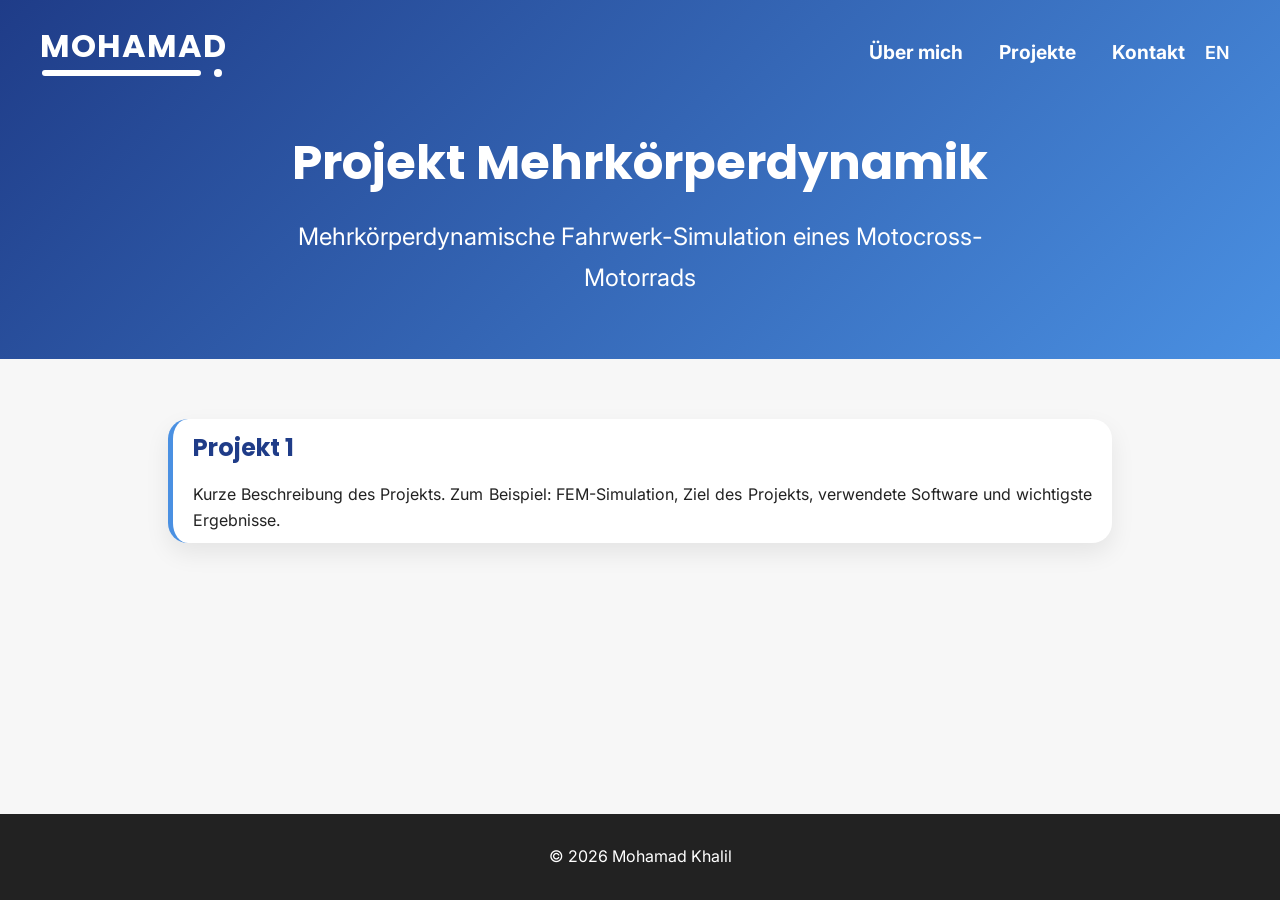
<file: pages/projects/mehrkoerperdynamik/index.html>
<!DOCTYPE html>
<html lang="de">
<head>
  <meta charset="UTF-8">
  <meta name="viewport" content="width=device-width, initial-scale=1.0">
  <title>Projekte | Mohamad Khalil</title>
  <link href="https://fonts.googleapis.com/css2?family=Montserrat:wght@600;700&display=swap" rel="stylesheet">
  <link href="https://fonts.googleapis.com/css2?family=Inter:wght@400;500;600;700&family=Poppins:wght@500;600;700&display=swap" rel="stylesheet">
  <link rel="icon" type="image/png" href="../../../img/Bewerbungsfoto.png">
  <link rel="stylesheet" href="style.css">
</head>
<body>

  <header class="hero">
    <nav class="nav">
      <a href="../../../index.html" class="logo">
        <span class="logo-name">MOHAMAD<span class="logo-dot"></span></span>
      </a>

      <ul class="nav-links">
        <li><a href="../../../index.html#about" data-i18n="navAbout">Über mich</a></li>
        <li><a href="../index.html" data-i18n="navProjects">Projekte</a></li>
        <li><a href="../../../index.html#contact" data-i18n="navContact">Kontakt</a></li>
      </ul>

      <button id="lang-toggle" class="lang-btn">EN</button>
    </nav>

    <div class="page-hero-text">
      <h1 data-i18n="pageHeading">Projekt Mehrkörperdynamik</h1>
      <p data-i18n="pageSubtitle">Mehrkörperdynamische Fahrwerk-Simulation eines Motocross-Motorrads</p>
    </div>
  </header>

  <main class="projects-page">
    <section class="projects-grid">
      <article class="project-card">
        <h2 data-i18n="cardTitle">Projekt 1</h2>
        <p data-i18n="cardDescription">
          Kurze Beschreibung des Projekts. Zum Beispiel: FEM-Simulation, Ziel des Projekts,
          verwendete Software und wichtigste Ergebnisse.
        </p>
      </article>
    </section>
  </main>

  <footer class="footer">
    <p data-i18n="footerText">© 2026 Mohamad Khalil</p>
  </footer>

  <script src="script.js"></script>
</body>
</html>
</file>
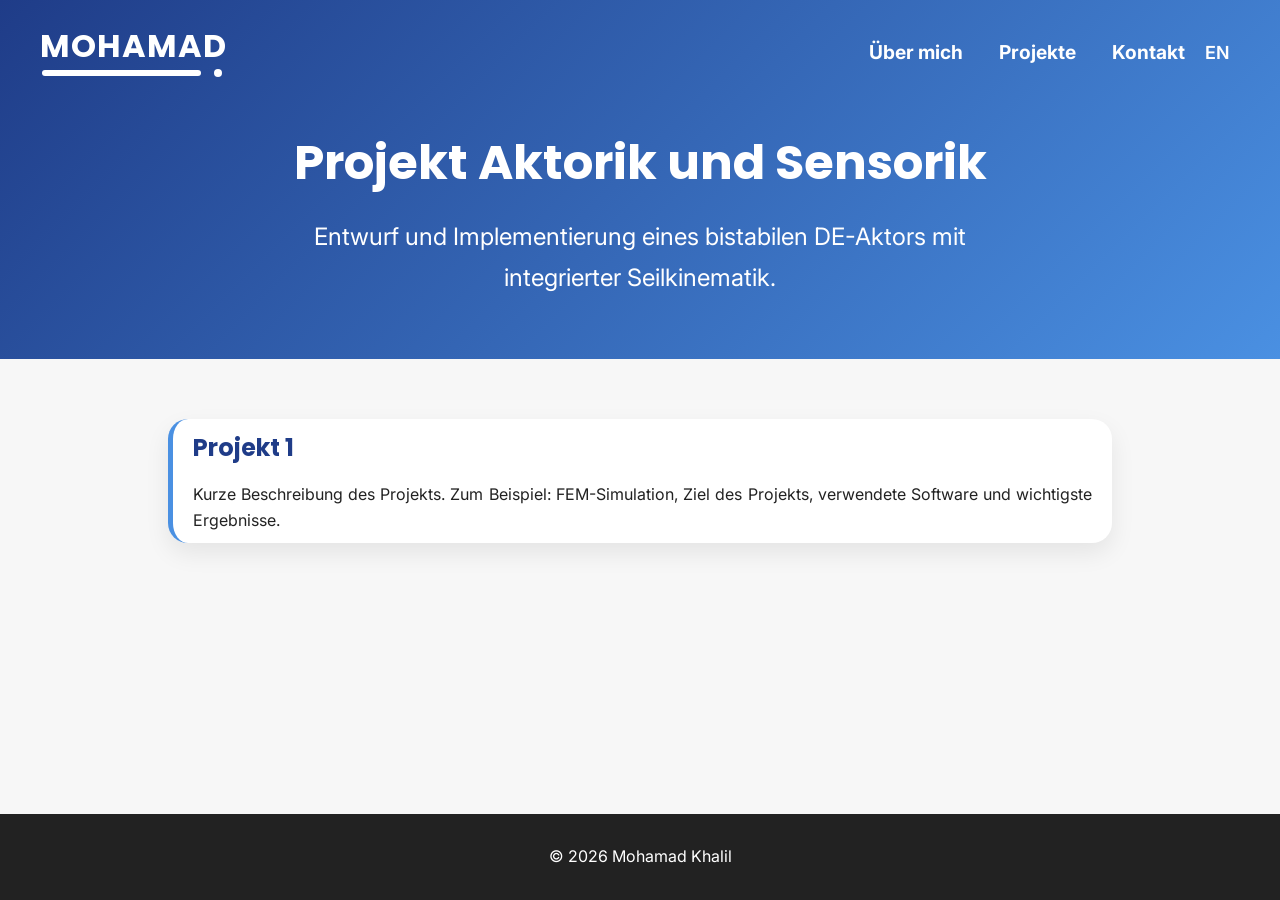
<file: pages/projects/projekt Aktorik und Mechatronik/index.html>
<!DOCTYPE html>
<html lang="de">
<head>
  <meta charset="UTF-8">
  <meta name="viewport" content="width=device-width, initial-scale=1.0">
  <title>Projekte | Mohamad Khalil</title>
  <link href="https://fonts.googleapis.com/css2?family=Montserrat:wght@600;700&display=swap" rel="stylesheet">
  <link href="https://fonts.googleapis.com/css2?family=Inter:wght@400;500;600;700&family=Poppins:wght@500;600;700&display=swap" rel="stylesheet">
  <link rel="icon" type="image/png" href="../../../img/Bewerbungsfoto.png">
  <link rel="stylesheet" href="style.css">
</head>
<body>

  <header class="hero">
    <nav class="nav">
      <a href="../../../index.html" class="logo">
        <span class="logo-name">MOHAMAD<span class="logo-dot"></span></span>
      </a>

      <ul class="nav-links">
        <li><a href="../../../index.html#about" data-i18n="navAbout">Über mich</a></li>
        <li><a href="../index.html" data-i18n="navProjects">Projekte</a></li>
        <li><a href="../../../index.html#contact" data-i18n="navContact">Kontakt</a></li>
      </ul>

      <button id="lang-toggle" class="lang-btn">EN</button>
    </nav>

    <div class="page-hero-text">
      <h1 data-i18n="pageHeading">Projekt Aktorik und Sensorik</h1>
      <p data-i18n="pageSubtitle">Entwurf und Implementierung eines bistabilen DE-Aktors mit integrierter Seilkinematik.</p>
    </div>
  </header>

  <main class="projects-page">
    <section class="projects-grid">
      <article class="project-card">
        <h2 data-i18n="cardTitle">Projekt 1</h2>
        <p data-i18n="cardDescription">
          Kurze Beschreibung des Projekts. Zum Beispiel: FEM-Simulation, Ziel des Projekts,
          verwendete Software und wichtigste Ergebnisse.
        </p>
      </article>
    </section>
  </main>

  <footer class="footer">
    <p data-i18n="footerText">© 2026 Mohamad Khalil</p>
  </footer>

  <script src="script.js"></script>
</body>
</html>
</file>
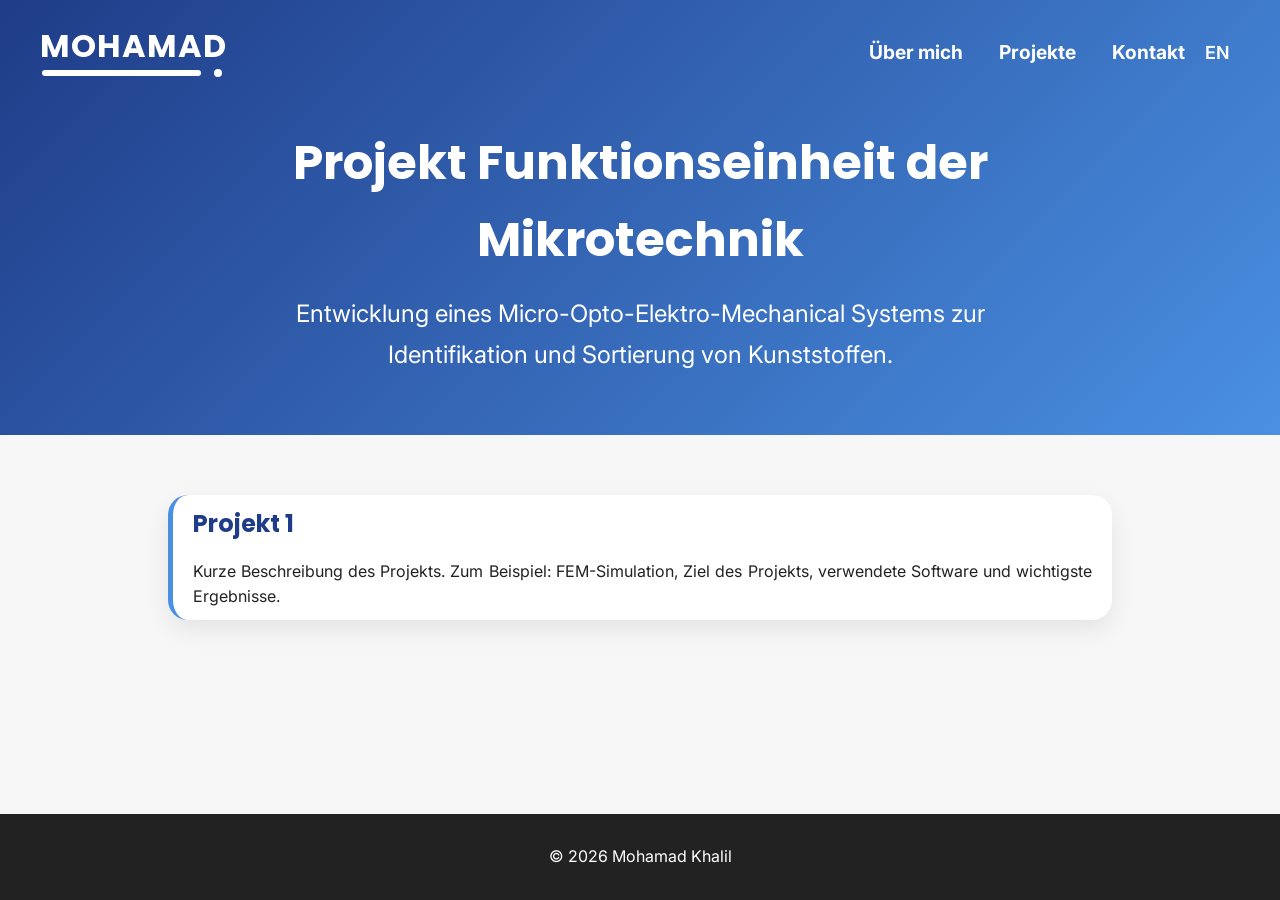
<file: pages/projects/projekt Funktionseinheit der Mikrotechnik/index.html>
<!DOCTYPE html>
<html lang="de">
<head>
  <meta charset="UTF-8">
  <meta name="viewport" content="width=device-width, initial-scale=1.0">
  <title>Projekte | Mohamad Khalil</title>
  <link href="https://fonts.googleapis.com/css2?family=Montserrat:wght@600;700&display=swap" rel="stylesheet">
  <link href="https://fonts.googleapis.com/css2?family=Inter:wght@400;500;600;700&family=Poppins:wght@500;600;700&display=swap" rel="stylesheet">
  <link rel="icon" type="image/png" href="../../../img/Bewerbungsfoto.png">
  <link rel="stylesheet" href="style.css">
</head>
<body>

  <header class="hero">
    <nav class="nav">
      <a href="../../../index.html" class="logo">
        <span class="logo-name">MOHAMAD<span class="logo-dot"></span></span>
      </a>

      <ul class="nav-links">
        <li><a href="../../../index.html#about" data-i18n="navAbout">Über mich</a></li>
        <li><a href="../index.html" data-i18n="navProjects">Projekte</a></li>
        <li><a href="../../../index.html#contact" data-i18n="navContact">Kontakt</a></li>
      </ul>

      <button id="lang-toggle" class="lang-btn">EN</button>
    </nav>

    <div class="page-hero-text">
      <h1 data-i18n="pageHeading">Projekt Funktionseinheit der Mikrotechnik</h1>
      <p data-i18n="pageSubtitle">
        Entwicklung eines Micro-Opto-Elektro-Mechanical Systems zur Identifikation und Sortierung von Kunststoffen.
      </p>
    </div>
  </header>

  <main class="projects-page">
    <section class="projects-grid">
      <article class="project-card">
        <h2 data-i18n="cardTitle">Projekt 1</h2>
        <p data-i18n="cardDescription">
          Kurze Beschreibung des Projekts. Zum Beispiel: FEM-Simulation, Ziel des Projekts,
          verwendete Software und wichtigste Ergebnisse.
        </p>
      </article>
    </section>
  </main>

  <footer class="footer">
    <p data-i18n="footerText">© 2026 Mohamad Khalil</p>
  </footer>

  <script src="script.js"></script>
</body>
</html>
</file>
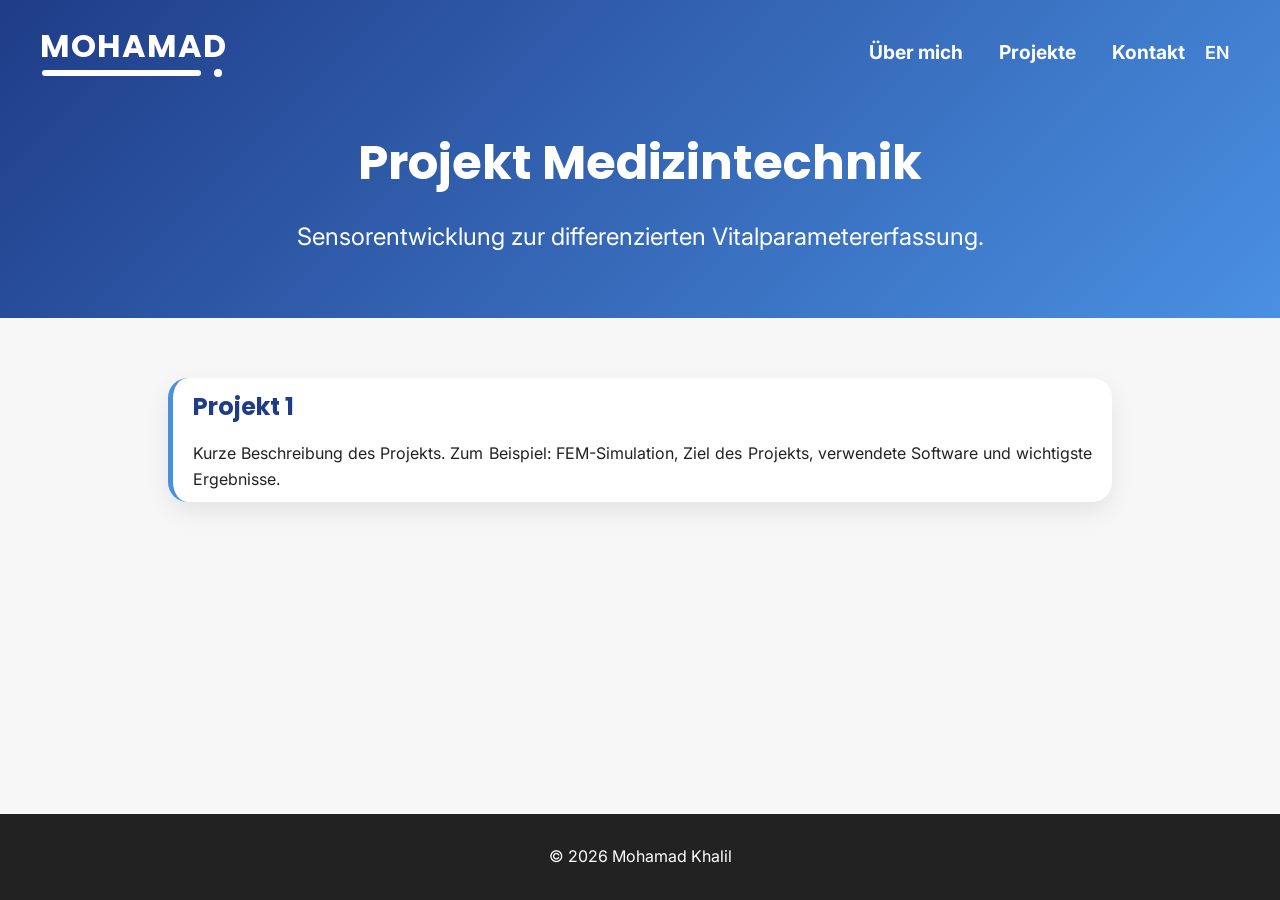
<file: pages/projects/Projekt Medizintechnik/index.html>
<!DOCTYPE html>
<html lang="de">
<head>
  <meta charset="UTF-8">
  <meta name="viewport" content="width=device-width, initial-scale=1.0">
  <title>Projekte | Mohamad Khalil</title>
  <link href="https://fonts.googleapis.com/css2?family=Montserrat:wght@600;700&display=swap" rel="stylesheet">
  <link href="https://fonts.googleapis.com/css2?family=Inter:wght@400;500;600;700&family=Poppins:wght@500;600;700&display=swap" rel="stylesheet">
  <link rel="icon" type="image/png" href="../../../img/Bewerbungsfoto.png">
  <link rel="stylesheet" href="style.css">
</head>
<body>

  <header class="hero">
    <nav class="nav">
      <a href="../../../index.html" class="logo">
        <span class="logo-name">MOHAMAD<span class="logo-dot"></span></span>
      </a>

      <ul class="nav-links">
        <li><a href="../../../index.html#about" data-i18n="navAbout">Über mich</a></li>
        <li><a href="../index.html" data-i18n="navProjects">Projekte</a></li>
        <li><a href="../../../index.html#contact" data-i18n="navContact">Kontakt</a></li>
      </ul>

      <button id="lang-toggle" class="lang-btn">EN</button>
    </nav>

    <div class="page-hero-text">
      <h1 data-i18n="pageHeading">Projekt Medizintechnik</h1>
      <p data-i18n="pageSubtitle">Sensorentwicklung zur differenzierten Vitalparametererfassung.</p>
    </div>
  </header>

  <main class="projects-page">
    <section class="projects-grid">
      <article class="project-card">
        <h2 data-i18n="cardTitle">Projekt 1</h2>
        <p data-i18n="cardDescription">
          Kurze Beschreibung des Projekts. Zum Beispiel: FEM-Simulation, Ziel des Projekts,
          verwendete Software und wichtigste Ergebnisse.
        </p>
      </article>
    </section>
  </main>

  <footer class="footer">
    <p data-i18n="footerText">© 2026 Mohamad Khalil</p>
  </footer>

  <script src="script.js"></script>
</body>
</html>
</file>
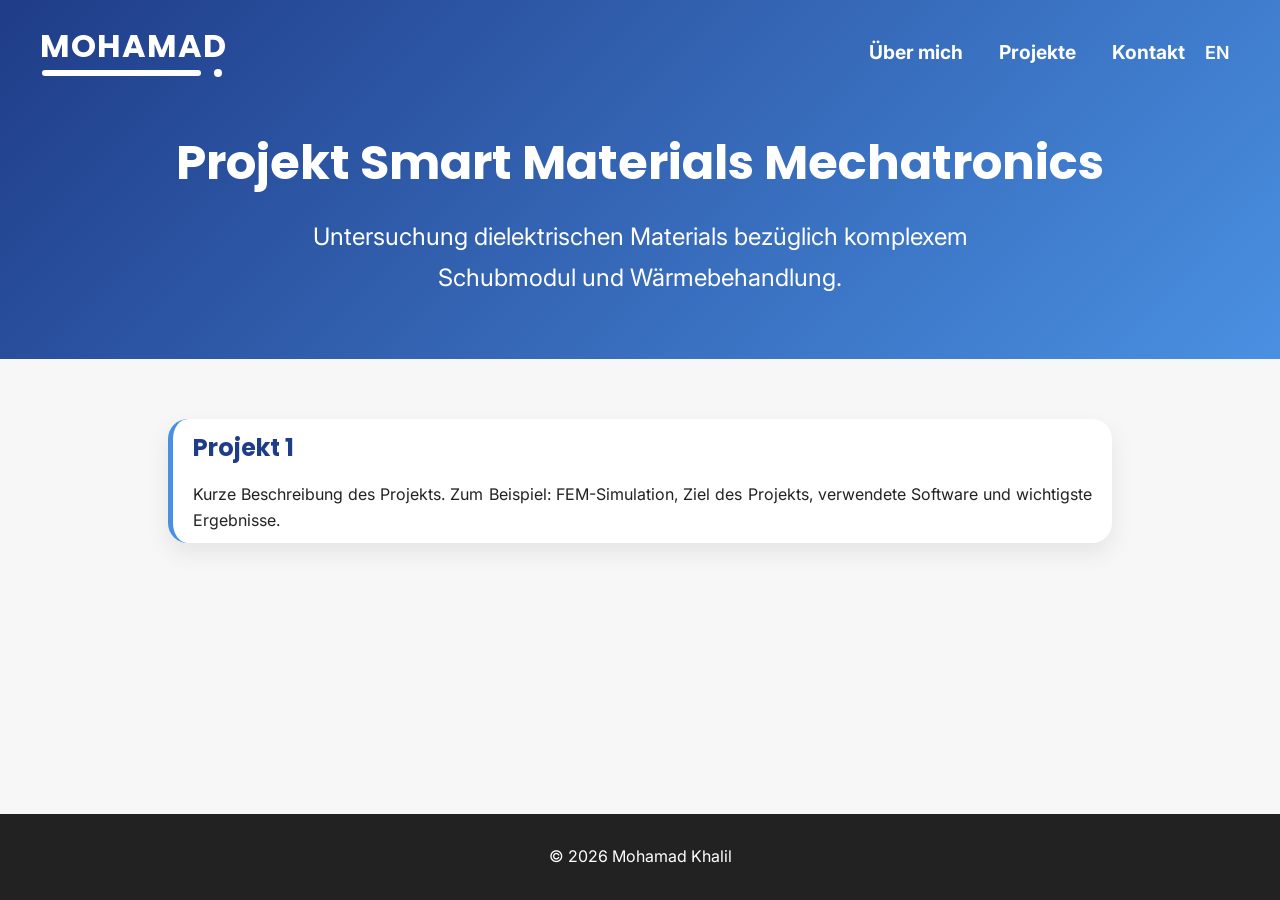
<file: pages/projects/projekt Smart Materials Mechatronics/index.html>
<!DOCTYPE html>
<html lang="de">
<head>
  <meta charset="UTF-8">
  <meta name="viewport" content="width=device-width, initial-scale=1.0">
  <title>Projekte | Mohamad Khalil</title>
  <link href="https://fonts.googleapis.com/css2?family=Montserrat:wght@600;700&display=swap" rel="stylesheet">
  <link href="https://fonts.googleapis.com/css2?family=Inter:wght@400;500;600;700&family=Poppins:wght@500;600;700&display=swap" rel="stylesheet">
  <link rel="icon" type="image/png" href="../../../img/Bewerbungsfoto.png">
  <link rel="stylesheet" href="style.css">
</head>
<body>

  <header class="hero">
    <nav class="nav">
      <a href="../../../index.html" class="logo">
        <span class="logo-name">MOHAMAD<span class="logo-dot"></span></span>
      </a>

      <ul class="nav-links">
        <li><a href="../../../index.html#about" data-i18n="navAbout">Über mich</a></li>
        <li><a href="../index.html" data-i18n="navProjects">Projekte</a></li>
        <li><a href="../../../index.html#contact" data-i18n="navContact">Kontakt</a></li>
      </ul>

      <button id="lang-toggle" class="lang-btn">EN</button>
    </nav>

    <div class="page-hero-text">
      <h1 data-i18n="pageHeading">Projekt Smart Materials Mechatronics</h1>
      <p data-i18n="pageSubtitle">Untersuchung dielektrischen Materials bezüglich komplexem Schubmodul und Wärmebehandlung.</p>
    </div>
  </header>

  <main class="projects-page">
    <section class="projects-grid">
      <article class="project-card">
        <h2 data-i18n="cardTitle">Projekt 1</h2>
        <p data-i18n="cardDescription">
          Kurze Beschreibung des Projekts. Zum Beispiel: FEM-Simulation, Ziel des Projekts,
          verwendete Software und wichtigste Ergebnisse.
        </p>
      </article>
    </section>
  </main>

  <footer class="footer">
    <p data-i18n="footerText">© 2026 Mohamad Khalil</p>
  </footer>

  <script src="script.js"></script>
</body>
</html>
</file>
<file: style.css>
* {
  box-sizing: border-box;
  margin: 0;
  padding: 0;
}

html {
  scroll-behavior: smooth;
}

body {
  font-family: 'Inter', sans-serif;
  line-height: 1.6;
  color: #222;
  background: #f7f7f7;
}

h1, h2, h3, .logo, .btn {
  font-family: 'Poppins', sans-serif;
}

.hero {
  background: linear-gradient(135deg, #1f3c88, #4a90e2);
  color: white;
  min-height: 50vh;
  padding: 20px 40px 60px;
}

.nav {
  max-width: 100%;
  margin: 0 auto;
  padding: -10px 40px;
  display: flex;
  align-items: center;
}

.nav-links {
  margin-left: auto;
  display: flex;
  gap: 36px;
  list-style: none;
  padding: 0;
  margin-top: 0;
  margin-bottom: 0;
  font-weight: 700
}

.nav-links a {
  color: white;
  text-decoration: none;
  font-family: 'Inter', sans-serif;
  font-size: 1.2rem;
}


.logo {
  font-family: 'Poppins', sans-serif;
  font-size: 2rem;
  font-weight: 700;
  color: white;
  letter-spacing: 0.03em;
}

.logo-name {
  position: relative;
  display: inline-block;
  padding-bottom: 14px;
}

.logo-name::after {
  content: "";
  position: absolute;
  left: 1%;
  bottom: 9px;
  width: 85%;
  height: 0.4rem;
  background: white;
  border-radius: 999px;
}

.logo-dot {
  position: absolute;
  right: 5px;
  bottom: 8px;
  width: 8px;
  height: 8px;
  background: white;
  border-radius: 50%;
}

.lang-btn {
  background: transparent;
  border: 1px transparent;
  padding: 8px 10px;
  border-radius: 999px;
  cursor: pointer;
  font-family: inherit;
  font-weight: 600;
  margin-left: 10px;
  color: white;
  font-size: 18px;
}

.lang-btn:hover {
  transform: translateY(-1px);
}

.hero-wrapper {
  max-width: 1000px;
  margin: 40px auto 0;
  display: flex;
  flex-direction: column;
  align-items: center;
  text-align: center;
  gap: 30px;
}

.hero-content h1 {
  font-size: 4rem;
  margin-bottom: 10px;
  line-height: 1.1;
}

.hero-content h2 {
  font-size: 1.8rem;
  font-weight: 500;
  margin-bottom: 10px;
  color: #e8eefc;
}

.hero-content p {
  font-size: 1.2rem;
  max-width: 900px;
  margin-bottom: 30px;
  line-height: 1.7;
  color: #f3f6ff;
}

.hero-image {
  width: 100%;
  display: flex;
  justify-content: center;
}

.hero-image img {
  width: 280px;
  height: 280px;
  object-fit: cover;
  object-position: center 0%;
  border-radius: 50%;
  border: 5px solid white;
  box-shadow: 0 12px 30px rgba(0, 0, 0, 0.25);
}

.btn {
  display: inline-block;
  background: white;
  color: #1f3c88;
  padding: 12px 24px;
  text-decoration: none;
  border-radius: 8px;
  font-weight: bold;
}

.about {
  max-width: 1000px;
  margin: 60px auto;
  padding: 40px;
  background: linear-gradient(180deg, #ffffff, #f8fbff);
  border-radius: 24px;
  box-shadow: 0 10px 30px rgba(0, 0, 0, 0.08);
  border-left: 6px solid #4a90e2;
}

.about h2 {
  font-size: 2.3rem;
  margin-bottom: 30px;
  color: #1f3c88;
}

.about p {
  font-family: 'Inter', sans-serif;
  font-size: 1.08rem;
  line-height: 1.3;
  color: #333;
  margin-bottom: 20px;
  font-weight: 400;
  text-align: justify;
  hyphens: auto;
}

.about p:last-child {
  margin-bottom: 0;
}

.projects {
  max-width: 1000px;
  margin: 60px auto;
  padding: 0 20px;
}

.contact {
  max-width: 1000px;
  margin: 60px auto;
  padding: 40px;
  background: linear-gradient(180deg, #ffffff, #f8fbff);
  border-radius: 24px;
  box-shadow: 0 10px 30px rgba(0, 0, 0, 0.08);
  border-left: 6px solid #4a90e2;
}

.contact a {
  color: #1f3c88;
  text-decoration: none;
  font-weight: 600;
}

.contact a:hover {
  text-decoration: underline;
}

.contact h2 {
  font-size: 2.3rem;
  margin-bottom: 30px;
  color: #1f3c88;
}

.contact p {
  font-family: 'Inter', sans-serif;
  font-size: 1.08rem;
  line-height: 1.3;
  color: #333;
  margin-bottom: 20px;
  font-weight: 400;
  text-align: justify;
  hyphens: auto;
}

.cards {
  display: grid;
  grid-template-columns: repeat(auto-fit, minmax(250px, 1fr));
  gap: 20px;
}

.card {
  background: white;
  padding: 20px;
  border-radius: 12px;
  box-shadow: 0 4px 14px rgba(0, 0, 0, 0.08);
}

.journey {
  max-width: 1000px;
  margin: 60px auto;
  padding: 40px;
  background: linear-gradient(180deg, #ffffff, #f8fbff);
  border-radius: 24px;
  box-shadow: 0 10px 30px rgba(0, 0, 0, 0.08);
  border-left: 6px solid #4a90e2;
}

.journey h2 {
  font-size: 2.3rem;
  margin-bottom: 30px;
  color: #1f3c88;
}

.journey-box {
  display: flex;
  flex-direction: column;
  gap: 22px;
}

.journey-item {
  display: grid;
  grid-template-columns: 200px 1fr;
  gap: 20px;
  align-items: start;
  padding-bottom: 18px;
  border-bottom: 1px solid rgba(31, 60, 136, 0.12);
}

.journey-item:last-child {
  border-bottom: none;
  padding-bottom: 0;
}

.journey-year {
  font-weight: 700;
  color: #1f3c88;
  font-family: 'Poppins', sans-serif;
}

.schulabshluss {
  font-size: 1.5rem;
  font-weight: 700;
  color: #22881f;
  font-family: 'Poppins', sans-serif;
}

.umzug {
  font-size: 1.5rem;
  font-weight: 700;
  color: #22881f;
  font-family: 'Poppins', sans-serif;
}

.Bachelor {
  font-size: 1.5rem;
  font-weight: 700;
  color: #22881f;
  font-family: 'Poppins', sans-serif;
}

.Master {
  font-size: 1.5rem;
  font-weight: 700;
  color: #22881f;
  font-family: 'Poppins', sans-serif;
}

.journey-content h3 {
  font-size: 1.2rem;
  margin-bottom: 8px;
  color: #1f3c88;
}

.journey-content p {
  font-size: 1rem;
  line-height: 1.8;
  color: #333;
  text-align: justify;
}

.footer {
  text-align: center;
  padding: 30px 20px;
  background: #222;
  color: white;
}

/* =========================
   Handy / Tablet Ergänzung
   oberer Code bleibt gleich
========================= */

@media (max-width: 992px) {
  .hero {
    padding: 20px 24px 50px;
  }

  .hero-wrapper {
    max-width: 90%;
    gap: 24px;
  }

  .hero-content h1 {
    font-size: 3.2rem;
  }

  .hero-content h2 {
    font-size: 1.5rem;
  }

  .hero-content p {
    font-size: 1.08rem;
    max-width: 100%;
  }

  .about,
  .contact,
  .journey {
    margin: 40px 20px;
    padding: 30px;
  }

  .projects {
    margin: 40px 20px;
    padding: 0;
  }

  .journey-item {
    grid-template-columns: 170px 1fr;
    gap: 16px;
  }

  .nav-links {
    gap: 24px;
  }

  .nav-links a {
    font-size: 1.05rem;
  }
}

@media (max-width: 768px) {
  body {
    overflow-x: hidden;
  }

  .hero {
    padding: 18px 16px 40px;
    min-height: auto;
  }

  .hero-wrapper {
    margin-top: 24px;
    max-width: 100%;
    gap: 20px;
  }

  .hero-content h1 {
    font-size: 2.4rem;
  }

  .hero-content h2 {
    font-size: 1.2rem;
  }

  .hero-content p {
    font-size: 1rem;
    line-height: 1.6;
    max-width: 100%;
  }

  .hero-image img {
    width: 220px;
    height: 220px;
  }

  .logo {
    font-size: 1.6rem;
  }

  .nav {
    width: 100%;
  }

  .nav-links {
    gap: 16px;
    flex-wrap: wrap;
  }

  .nav-links a {
    font-size: 1rem;
  }

  .lang-btn {
    font-size: 16px;
  }

  .about,
  .contact,
  .journey {
    margin: 30px 14px;
    padding: 22px 18px;
  }

  .projects {
    margin: 30px 14px;
    padding: 0;
  }

  .about h2,
  .contact h2,
  .journey h2 {
    font-size: 1.8rem;
    margin-bottom: 20px;
  }

  .about p,
  .contact p,
  .journey-content p {
    font-size: 0.98rem;
    line-height: 1.6;
  }

  .journey-item {
    grid-template-columns: 130px 1fr;
    gap: 14px;
  }

  .journey-content h3 {
    font-size: 1.05rem;
  }

  .schulabshluss,
  .umzug,
  .Bachelor,
  .Master {
    font-size: 1.2rem;
  }

  .cards {
    grid-template-columns: 1fr;
  }
}

@media (max-width: 480px) {
  .hero-content h1 {
    font-size: 1.9rem;
  }

  .hero-content h2 {
    font-size: 1rem;
  }

  .hero-content p {
    font-size: 0.95rem;
  }

  .hero-image img {
    width: 180px;
    height: 180px;
  }

  .logo {
    font-size: 1.3rem;
  }

  .nav-links {
    gap: 12px;
  }

  .nav-links a {
    font-size: 0.95rem;
  }

  .about h2,
  .contact h2,
  .journey h2 {
    font-size: 1.5rem;
  }

  .journey-item {
    grid-template-columns: 1fr;
    gap: 8px;
  }

  .journey-year {
    margin-bottom: 4px;
  }
}

/* Hamburger-Button standardmäßig verstecken */
.menu-toggle {
  display: none;
  background: rgba(34, 47, 68, 0.95);
  border: none;
  border-radius: 14px;
  width: 52px;
  height: 52px;
  cursor: pointer;
  padding: 0;
  align-items: center;
  justify-content: center;
  flex-direction: column;
  gap: 5px;
}

.menu-toggle span {
  display: block;
  width: 22px;
  height: 2px;
  background: #5f6977;
  border-radius: 999px;
}

/* Nur für Mobile */
@media (max-width: 768px) {
  .nav {
    position: relative;
    justify-content: space-between;
    align-items: center;
    padding: 10px 16px;
  }

  .menu-toggle {
    display: flex;
    margin-left: auto;
  }

  .nav-links {
    display: none;
    position: absolute;
    top: 72px;
    right: 16px;
    width: 220px;
    background: rgba(34, 47, 68, 0.98);
    border-radius: 16px;
    padding: 14px;
    flex-direction: column;
    gap: 14px;
    box-shadow: 0 12px 30px rgba(0, 0, 0, 0.2);
    z-index: 1000;
  }

  .nav-links.active {
    display: flex;
  }

  .nav-links a {
    color: white;
    font-size: 1rem;
    display: block;
    width: 100%;
  }
}
</file>
<file: Portofolio/style.css>
* {
  box-sizing: border-box;
  margin: 0;
  padding: 0;
}

html {
  scroll-behavior: smooth;
}

body {
  font-family: 'Inter', sans-serif;
  line-height: 1.6;
  color: #222;
  background: #f7f7f7;
}

h1, h2, h3, .logo, .btn {
  font-family: 'Poppins', sans-serif;
}

.hero {
  background: linear-gradient(135deg, #1f3c88, #4a90e2);
  color: white;
  min-height: 50vh;
  padding: 20px 40px 60px;
}

.nav {
  max-width: 100%;
  margin: 0 auto;
  padding: -10px 40px;
  display: flex;
  align-items: center;
}

.nav-links {
  margin-left: auto;
  display: flex;
  gap: 36px;
  list-style: none;
  padding: 0;
  margin-top: 0;
  margin-bottom: 0;
  font-weight: 700
}

.nav-links a {
  color: white;
  text-decoration: none;
  font-family: 'Inter', sans-serif;
  font-size: 1.2rem;
}


.logo {
  font-family: 'Poppins', sans-serif;
  font-size: 2rem;
  font-weight: 700;
  color: white;
  letter-spacing: 0.03em;
}

.logo-name {
  position: relative;
  display: inline-block;
  padding-bottom: 14px;
}

.logo-name::after {
  content: "";
  position: absolute;
  left: 1%;
  bottom: 9px;
  width: 85%;
  height: 0.4rem;
  background: white;
  border-radius: 999px;
}

.logo-dot {
  position: absolute;
  right: 5px;
  bottom: 8px;
  width: 8px;
  height: 8px;
  background: white;
  border-radius: 50%;
}

.lang-btn {
  background: transparent;
  border: 1px transparent;
  padding: 8px 10px;
  border-radius: 999px;
  cursor: pointer;
  font-family: inherit;
  font-weight: 600;
  margin-left: 10px;
  color: white;
  font-size: 18px;
}

.lang-btn:hover {
  transform: translateY(-1px);
}

.hero-wrapper {
  max-width: 1000px;
  margin: 40px auto 0;
  display: flex;
  flex-direction: column;
  align-items: center;
  text-align: center;
  gap: 30px;
}

.hero-content h1 {
  font-size: 4rem;
  margin-bottom: 10px;
  line-height: 1.1;
}

.hero-content h2 {
  font-size: 1.8rem;
  font-weight: 500;
  margin-bottom: 10px;
  color: #e8eefc;
}

.hero-content p {
  font-size: 1.2rem;
  max-width: 900px;
  margin-bottom: 30px;
  line-height: 1.7;
  color: #f3f6ff;
}

.hero-image {
  width: 100%;
  display: flex;
  justify-content: center;
}

.hero-image img {
  width: 280px;
  height: 280px;
  object-fit: cover;
  object-position: center 0%;
  border-radius: 50%;
  border: 5px solid white;
  box-shadow: 0 12px 30px rgba(0, 0, 0, 0.25);
}

.btn {
  display: inline-block;
  background: white;
  color: #1f3c88;
  padding: 12px 24px;
  text-decoration: none;
  border-radius: 8px;
  font-weight: bold;
}

.about {
  max-width: 1000px;
  margin: 60px auto;
  padding: 40px;
  background: linear-gradient(180deg, #ffffff, #f8fbff);
  border-radius: 24px;
  box-shadow: 0 10px 30px rgba(0, 0, 0, 0.08);
  border-left: 6px solid #4a90e2;
}

.about h2 {
  font-size: 2.3rem;
  margin-bottom: 30px;
  color: #1f3c88;
}

.about p {
  font-family: 'Inter', sans-serif;
  font-size: 1.08rem;
  line-height: 1.3;
  color: #333;
  margin-bottom: 20px;
  font-weight: 400;
  text-align: justify;
  hyphens: auto;
}

.about p:last-child {
  margin-bottom: 0;
}

.projects {
  max-width: 1000px;
  margin: 60px auto;
  padding: 0 20px;
}

.contact {
  max-width: 1000px;
  margin: 60px auto;
  padding: 40px;
  background: linear-gradient(180deg, #ffffff, #f8fbff);
  border-radius: 24px;
  box-shadow: 0 10px 30px rgba(0, 0, 0, 0.08);
  border-left: 6px solid #4a90e2;
}

.contact a {
  color: #1f3c88;
  text-decoration: none;
  font-weight: 600;
}

.contact a:hover {
  text-decoration: underline;
}

.contact h2 {
  font-size: 2.3rem;
  margin-bottom: 30px;
  color: #1f3c88;
}

.contact p {
  font-family: 'Inter', sans-serif;
  font-size: 1.08rem;
  line-height: 1.3;
  color: #333;
  margin-bottom: 20px;
  font-weight: 400;
  text-align: justify;
  hyphens: auto;
}

.cards {
  display: grid;
  grid-template-columns: repeat(auto-fit, minmax(250px, 1fr));
  gap: 20px;
}

.card {
  background: white;
  padding: 20px;
  border-radius: 12px;
  box-shadow: 0 4px 14px rgba(0, 0, 0, 0.08);
}

.journey {
  max-width: 1000px;
  margin: 60px auto;
  padding: 40px;
  background: linear-gradient(180deg, #ffffff, #f8fbff);
  border-radius: 24px;
  box-shadow: 0 10px 30px rgba(0, 0, 0, 0.08);
  border-left: 6px solid #4a90e2;
}

.journey h2 {
  font-size: 2.3rem;
  margin-bottom: 30px;
  color: #1f3c88;
}

.journey-box {
  display: flex;
  flex-direction: column;
  gap: 22px;
}

.journey-item {
  display: grid;
  grid-template-columns: 200px 1fr;
  gap: 20px;
  align-items: start;
  padding-bottom: 18px;
  border-bottom: 1px solid rgba(31, 60, 136, 0.12);
}

.journey-item:last-child {
  border-bottom: none;
  padding-bottom: 0;
}

.journey-year {
  font-weight: 700;
  color: #1f3c88;
  font-family: 'Poppins', sans-serif;
}

.schulabshluss {
  font-size: 1.5rem;
  font-weight: 700;
  color: #22881f;
  font-family: 'Poppins', sans-serif;
}

.umzug {
  font-size: 1.5rem;
  font-weight: 700;
  color: #22881f;
  font-family: 'Poppins', sans-serif;
}

.Bachelor {
  font-size: 1.5rem;
  font-weight: 700;
  color: #22881f;
  font-family: 'Poppins', sans-serif;
}

.Master {
  font-size: 1.5rem;
  font-weight: 700;
  color: #22881f;
  font-family: 'Poppins', sans-serif;
}

.journey-content h3 {
  font-size: 1.2rem;
  margin-bottom: 8px;
  color: #1f3c88;
}

.journey-content p {
  font-size: 1rem;
  line-height: 1.8;
  color: #333;
  text-align: justify;
}

.footer {
  text-align: center;
  padding: 30px 20px;
  background: #222;
  color: white;
}

/* =========================
   Handy / Tablet Ergänzung
   oberer Code bleibt gleich
========================= */

@media (max-width: 992px) {
  .hero {
    padding: 20px 24px 50px;
  }

  .hero-wrapper {
    max-width: 90%;
    gap: 24px;
  }

  .hero-content h1 {
    font-size: 3.2rem;
  }

  .hero-content h2 {
    font-size: 1.5rem;
  }

  .hero-content p {
    font-size: 1.08rem;
    max-width: 100%;
  }

  .about,
  .contact,
  .journey {
    margin: 40px 20px;
    padding: 30px;
  }

  .projects {
    margin: 40px 20px;
    padding: 0;
  }

  .journey-item {
    grid-template-columns: 170px 1fr;
    gap: 16px;
  }

  .nav-links {
    gap: 24px;
  }

  .nav-links a {
    font-size: 1.05rem;
  }
}

@media (max-width: 768px) {
  body {
    overflow-x: hidden;
  }

  .hero {
    padding: 18px 16px 40px;
    min-height: auto;
  }

  .hero-wrapper {
    margin-top: 24px;
    max-width: 100%;
    gap: 20px;
  }

  .hero-content h1 {
    font-size: 2.4rem;
  }

  .hero-content h2 {
    font-size: 1.2rem;
  }

  .hero-content p {
    font-size: 1rem;
    line-height: 1.6;
    max-width: 100%;
  }

  .hero-image img {
    width: 220px;
    height: 220px;
  }

  .logo {
    font-size: 1.6rem;
  }

  .nav {
    width: 100%;
  }

  .nav-links {
    gap: 16px;
    flex-wrap: wrap;
  }

  .nav-links a {
    font-size: 1rem;
  }

  .lang-btn {
    font-size: 16px;
  }

  .about,
  .contact,
  .journey {
    margin: 30px 14px;
    padding: 22px 18px;
  }

  .projects {
    margin: 30px 14px;
    padding: 0;
  }

  .about h2,
  .contact h2,
  .journey h2 {
    font-size: 1.8rem;
    margin-bottom: 20px;
  }

  .about p,
  .contact p,
  .journey-content p {
    font-size: 0.98rem;
    line-height: 1.6;
  }

  .journey-item {
    grid-template-columns: 130px 1fr;
    gap: 14px;
  }

  .journey-content h3 {
    font-size: 1.05rem;
  }

  .schulabshluss,
  .umzug,
  .Bachelor,
  .Master {
    font-size: 1.2rem;
  }

  .cards {
    grid-template-columns: 1fr;
  }
}

@media (max-width: 480px) {
  .hero-content h1 {
    font-size: 1.9rem;
  }

  .hero-content h2 {
    font-size: 1rem;
  }

  .hero-content p {
    font-size: 0.95rem;
  }

  .hero-image img {
    width: 180px;
    height: 180px;
  }

  .logo {
    font-size: 1.3rem;
  }

  .nav-links {
    gap: 12px;
  }

  .nav-links a {
    font-size: 0.95rem;
  }

  .about h2,
  .contact h2,
  .journey h2 {
    font-size: 1.5rem;
  }

  .journey-item {
    grid-template-columns: 1fr;
    gap: 8px;
  }

  .journey-year {
    margin-bottom: 4px;
  }
}

/* Hamburger-Button standardmäßig verstecken */
.menu-toggle {
  display: none;
  background: rgba(34, 47, 68, 0.95);
  border: none;
  border-radius: 14px;
  width: 52px;
  height: 52px;
  cursor: pointer;
  padding: 0;
  align-items: center;
  justify-content: center;
  flex-direction: column;
  gap: 5px;
}

.menu-toggle span {
  display: block;
  width: 22px;
  height: 2px;
  background: #5f6977;
  border-radius: 999px;
}

/* Nur für Mobile */
@media (max-width: 768px) {
  .nav {
    position: relative;
    justify-content: space-between;
    align-items: center;
    padding: 10px 16px;
  }

  .menu-toggle {
    display: flex;
    margin-left: auto;
  }

  .nav-links {
    display: none;
    position: absolute;
    top: 72px;
    right: 16px;
    width: 220px;
    background: rgba(34, 47, 68, 0.98);
    border-radius: 16px;
    padding: 14px;
    flex-direction: column;
    gap: 14px;
    box-shadow: 0 12px 30px rgba(0, 0, 0, 0.2);
    z-index: 1000;
  }

  .nav-links.active {
    display: flex;
  }

  .nav-links a {
    color: white;
    font-size: 1rem;
    display: block;
    width: 100%;
  }
}
</file>
<file: pages/projects/style.css>
* {
  box-sizing: border-box;
  margin: 0;
  padding: 0;
}

html {
  scroll-behavior: smooth;
  height: 100%;
}

body {
  font-family: 'Inter', sans-serif;
  line-height: 1.6;
  color: #222;
  background: #f7f7f7;
  min-height: 100vh;
  display: flex;
  flex-direction: column;
}

main {
  flex: 1;
}

h1, h2, h3, .logo, .btn {
  font-family: 'Poppins', sans-serif;
}

.hero {
  background: linear-gradient(135deg, #1f3c88, #4a90e2);
  color: white;
  min-height: 0vh;
  padding: 20px 40px 60px;
}

.nav {
  max-width: 100%;
  margin: 0 auto;
  padding: -10px 40px;
  display: flex;
  align-items: center;
}

.nav-links {
  margin-left: auto;
  display: flex;
  gap: 36px;
  list-style: none;
  padding: 0;
  margin-top: 0;
  margin-bottom: 0;
  font-weight: 700;
}

.nav-links a {
  color: white;
  text-decoration: none;
  font-family: 'Inter', sans-serif;
  font-size: 1.2rem;
}

.lang-btn {
  background: transparent;
  border: 1px transparent;
  padding: 8px 10px;
  border-radius: 999px;
  cursor: pointer;
  font-family: inherit;
  font-weight: 600;
  margin-left: 10px;
  color: white;
  font-size: 18px;
}

.lang-btn:hover {
  transform: translateY(-1px);
}

.logo {
  font-family: 'Poppins', sans-serif;
  font-size: 2rem;
  font-weight: 700;
  color: white;
  letter-spacing: 0.03em;
  text-decoration: none;
}

.logo-name {
  position: relative;
  display: inline-block;
  padding-bottom: 14px;
}

.logo-name::after {
  content: "";
  position: absolute;
  left: 1%;
  bottom: 9px;
  width: 85%;
  height: 0.4rem;
  background: white;
  border-radius: 999px;
}

.logo-dot {
  position: absolute;
  right: 5px;
  bottom: 8px;
  width: 8px;
  height: 8px;
  background: white;
  border-radius: 50%;
}

.page-hero-text {
  max-width: 1000px;
  margin: 40px auto 0;
  display: flex;
  flex-direction: column;
  align-items: center;
  text-align: center;
}

.page-hero-text h1 {
  font-size: 3rem;
  margin-bottom: 15px;
}

.page-hero-text p {
  font-size: 1.5rem;
  line-height: 1.7;
  max-width: 700px;
}

.projects-page {
  max-width: 1200px;
  margin: 60px auto;
  padding: 0 20px;
}

.projects-grid {
  display: grid;
  grid-template-columns: repeat(auto-fit, minmax(300px, 1fr));
  gap: 25px;
}

.project-link {
  text-decoration: none;
  color: inherit;
  display: block;
}

.project-card {
  background: white;
  padding: 20px;
  border-radius: 20px;
  box-shadow: 0 10px 25px rgba(0, 0, 0, 0.08);
  border-left: 5px solid #4a90e2;
  transition: transform 0.25s ease, box-shadow 0.25s ease, border-left-width 0.25s ease;
  cursor: pointer;
  height: 100%;
}

.project-card h2 {
  font-size: 1.5rem;
  margin-bottom: 15px;
  color: #1f3c88;
}

.project-card p {
  max-width: 800px;
  font-size: 1rem;
  line-height: 1.8;
  color: #333;
}

.project-link:hover .project-card {
  transform: translateY(-8px);
  box-shadow: 0 18px 35px rgba(0, 0, 0, 0.14);
  border-left-width: 8px;
}

.project-link:active .project-card {
  transform: translateY(-3px);
}

.footer {
  text-align: center;
  padding: 30px 20px;
  background: #222;
  color: white;
}

/* =========================
   Handy / Tablet Ergänzung
   oberer Code bleibt gleich
========================= */

@media (max-width: 992px) {
  .hero {
    padding: 20px 24px 50px;
  }

  .hero-wrapper {
    max-width: 90%;
    gap: 24px;
  }

  .hero-content h1 {
    font-size: 3.2rem;
  }

  .hero-content h2 {
    font-size: 1.5rem;
  }

  .hero-content p {
    font-size: 1.08rem;
    max-width: 100%;
  }

  .about,
  .contact,
  .journey {
    margin: 40px 20px;
    padding: 30px;
  }

  .projects {
    margin: 40px 20px;
    padding: 0;
  }

  .journey-item {
    grid-template-columns: 170px 1fr;
    gap: 16px;
  }

  .nav-links {
    gap: 24px;
  }

  .nav-links a {
    font-size: 1.05rem;
  }
}

@media (max-width: 768px) {
  body {
    overflow-x: hidden;
  }

  .hero {
    padding: 18px 16px 40px;
    min-height: auto;
  }

  .hero-wrapper {
    margin-top: 24px;
    max-width: 100%;
    gap: 20px;
  }

  .hero-content h1 {
    font-size: 2.4rem;
  }

  .hero-content h2 {
    font-size: 1.2rem;
  }

  .hero-content p {
    font-size: 1rem;
    line-height: 1.6;
    max-width: 100%;
  }

  .hero-image img {
    width: 220px;
    height: 220px;
  }

  .logo {
    font-size: 1.6rem;
  }

  .nav {
    width: 100%;
  }

  .nav-links {
    gap: 16px;
    flex-wrap: wrap;
  }

  .nav-links a {
    font-size: 1rem;
  }

  .lang-btn {
    font-size: 16px;
  }

  .about,
  .contact,
  .journey {
    margin: 30px 14px;
    padding: 22px 18px;
  }

  .projects {
    margin: 30px 14px;
    padding: 0;
  }

  .about h2,
  .contact h2,
  .journey h2 {
    font-size: 1.8rem;
    margin-bottom: 20px;
  }

  .about p,
  .contact p,
  .journey-content p {
    font-size: 0.98rem;
    line-height: 1.6;
  }

  .journey-item {
    grid-template-columns: 130px 1fr;
    gap: 14px;
  }

  .journey-content h3 {
    font-size: 1.05rem;
  }

  .schulabshluss,
  .umzug,
  .Bachelor,
  .Master {
    font-size: 1.2rem;
  }

  .cards {
    grid-template-columns: 1fr;
  }
}

@media (max-width: 480px) {
  .hero-content h1 {
    font-size: 1.9rem;
  }

  .hero-content h2 {
    font-size: 1rem;
  }

  .hero-content p {
    font-size: 0.95rem;
  }

  .hero-image img {
    width: 180px;
    height: 180px;
  }

  .logo {
    font-size: 1.3rem;
  }

  .nav-links {
    gap: 12px;
  }

  .nav-links a {
    font-size: 0.95rem;
  }

  .about h2,
  .contact h2,
  .journey h2 {
    font-size: 1.5rem;
  }

  .journey-item {
    grid-template-columns: 1fr;
    gap: 8px;
  }

  .journey-year {
    margin-bottom: 4px;
  }
}

/* Hamburger-Button standardmäßig verstecken */
.menu-toggle {
  display: none;
  background: rgba(34, 47, 68, 0.95);
  border: none;
  border-radius: 14px;
  width: 52px;
  height: 52px;
  cursor: pointer;
  padding: 0;
  align-items: center;
  justify-content: center;
  flex-direction: column;
  gap: 5px;
}

.menu-toggle span {
  display: block;
  width: 22px;
  height: 2px;
  background: #5f6977;
  border-radius: 999px;
}

/* Nur für Mobile */
@media (max-width: 768px) {
  .nav {
    position: relative;
    justify-content: space-between;
    align-items: center;
    padding: 10px 16px;
  }

  .menu-toggle {
    display: flex;
    margin-left: auto;
  }

  .nav-links {
    display: none;
    position: absolute;
    top: 72px;
    right: 16px;
    width: 220px;
    background: rgba(34, 47, 68, 0.98);
    border-radius: 16px;
    padding: 14px;
    flex-direction: column;
    gap: 14px;
    box-shadow: 0 12px 30px rgba(0, 0, 0, 0.2);
    z-index: 1000;
  }

  .nav-links.active {
    display: flex;
  }

  .nav-links a {
    color: white;
    font-size: 1rem;
    display: block;
    width: 100%;
  }
}
</file>
<file: pages/projects/bachelorarbeit/style.css>
* {
  box-sizing: border-box;
  margin: 0;
  padding: 0;
}

html {
  scroll-behavior: smooth;
  height: 100%;
}

body {
  font-family: 'Inter', sans-serif;
  line-height: 1.6;
  color: #222;
  background: #f7f7f7;
  min-height: 100vh;
  display: flex;
  flex-direction: column;
}

main {
  flex: 1;
}

h1, h2, h3, .logo, .btn {
  font-family: 'Poppins', sans-serif;
}

.hero {
  background: linear-gradient(135deg, #1f3c88, #4a90e2);
  color: white;
  padding: 20px 40px 60px;
}

.nav {
  max-width: 100%;
  margin: 0 auto;
  padding: -10px 40px;
  display: flex;
  align-items: center;
}

.nav-links {
  margin-left: auto;
  display: flex;
  gap: 36px;
  list-style: none;
  padding: 0;
  margin-top: 0;
  margin-bottom: 0;
  font-weight: 700;
}

.nav-links a {
  color: white;
  text-decoration: none;
  font-family: 'Inter', sans-serif;
  font-size: 1.2rem;
}

.lang-btn {
  background: transparent;
  border: 1px transparent;
  padding: 8px 10px;
  border-radius: 999px;
  cursor: pointer;
  font-family: inherit;
  font-weight: 600;
  margin-left: 10px;
  color: white;
  font-size: 18px;
}

.lang-btn:hover {
  transform: translateY(-1px);
}

.logo {
  font-family: 'Poppins', sans-serif;
  font-size: 2rem;
  font-weight: 700;
  color: white;
  letter-spacing: 0.03em;
  text-decoration: none;
}

.logo-name {
  position: relative;
  display: inline-block;
  padding-bottom: 14px;
}

.logo-name::after {
  content: "";
  position: absolute;
  left: 1%;
  bottom: 9px;
  width: 85%;
  height: 0.4rem;
  background: white;
  border-radius: 999px;
}

.logo-dot {
  position: absolute;
  right: 5px;
  bottom: 8px;
  width: 8px;
  height: 8px;
  background: white;
  border-radius: 50%;
}

.page-hero-text {
  max-width: 1000px;
  margin: 40px auto 0;
  display: flex;
  flex-direction: column;
  align-items: center;
  text-align: center;
}

.page-hero-text h1 {
  font-size: 3rem;
  margin-bottom: 15px;
}

.page-hero-text p {
  font-size: 1.5rem;
  line-height: 1.7;
  max-width: 700px;
}

/* Neues Layout: links TOC, rechts ein Kasten */
.project-layout {
  max-width: 1600px;
  margin: 60px auto;
  padding: 0 24px;
  display: grid;
  grid-template-columns: 280px minmax(0, 900px) 280px;
  gap: 32px;
  justify-content: center;
  align-items: start;
}

.toc-sidebar {
  position: sticky;
  top: 100px;
  width: 260px;
  background: white;
  padding: 24px;
  border-radius: 20px;
  box-shadow: 0 10px 25px rgba(0, 0, 0, 0.08);
  border-left: 5px solid #4a90e2;
}

.toc-sidebar h2 {
  font-size: 1.35rem;
  margin-bottom: 18px;
  color: #1f3c88;
}

.toc-list {
  list-style: none;
  padding: 0;
  margin: 0;
}

.toc-list li + li {
  margin-top: 12px;
}

.toc-list a {
  text-decoration: none;
  color: #222;
  font-weight: 600;
  line-height: 1.5;
}

.toc-list a:hover {
  color: #1f3c88;
  text-decoration: underline;
}

.project-content {
  width: 100%;
}

.project-card {
  margin: 0;
  width: 100%;
  background: white;
  padding: 28px 32px;
  border-radius: 20px;
  box-shadow: 0 10px 25px rgba(0, 0, 0, 0.08);
  border-left: 5px solid #4a90e2;
}

.toc-spacer {
  visibility: hidden;
}

.content-section + .content-section {
  margin-top: 32px;
}

.content-section h2 {
  font-size: 1.6rem;
  margin-bottom: 14px;
  color: #1f3c88;
}

.content-section p {
  text-align: justify;
  hyphens: auto;
}

.references-list {
  padding-left: 22px;
}

.references-list li {
  margin-bottom: 12px;
  text-align: justify;
  hyphens: auto;
}

.references-list a {
  color: #1f3c88;
  text-decoration: none;
  font-weight: 600;
}

.references-list a:hover {
  text-decoration: underline;
}

.footer {
  text-align: center;
  padding: 30px 20px;
  background: #222;
  color: white;
  margin-top: 40px;
}

/* Tablet */
@media (max-width: 1100px) {
  .project-layout {
    grid-template-columns: 240px minmax(0, 1fr);
    gap: 24px;
  }

  .page-hero-text h1 {
    font-size: 2.5rem;
  }

  .page-hero-text p {
    font-size: 1.25rem;
  }
}

/* Mobile */
@media (max-width: 900px) {
  .hero {
    padding: 20px 20px 40px;
  }

  .page-hero-text {
    margin-top: 30px;
  }

  .page-hero-text h1 {
    font-size: 2rem;
  }

  .page-hero-text p {
    font-size: 1.1rem;
  }

  .project-layout {
    grid-template-columns: 1fr;
    margin: 40px auto;
    padding: 0 16px;
  }

  .toc-sidebar {
    position: static;
  }

  .project-card {
    padding: 22px 20px;
  }

  .content-section h2 {
    font-size: 1.35rem;
  }
}

/* =========================
   Handy / Tablet Ergänzung
   oberer Code bleibt gleich
========================= */

@media (max-width: 992px) {
  .hero {
    padding: 20px 24px 50px;
  }

  .hero-wrapper {
    max-width: 90%;
    gap: 24px;
  }

  .hero-content h1 {
    font-size: 3.2rem;
  }

  .hero-content h2 {
    font-size: 1.5rem;
  }

  .hero-content p {
    font-size: 1.08rem;
    max-width: 100%;
  }

  .about,
  .contact,
  .journey {
    margin: 40px 20px;
    padding: 30px;
  }

  .projects {
    margin: 40px 20px;
    padding: 0;
  }

  .journey-item {
    grid-template-columns: 170px 1fr;
    gap: 16px;
  }

  .nav-links {
    gap: 24px;
  }

  .nav-links a {
    font-size: 1.05rem;
  }
}

@media (max-width: 768px) {
  body {
    overflow-x: hidden;
  }

  .hero {
    padding: 18px 16px 40px;
    min-height: auto;
  }

  .hero-wrapper {
    margin-top: 24px;
    max-width: 100%;
    gap: 20px;
  }

  .hero-content h1 {
    font-size: 2.4rem;
  }

  .hero-content h2 {
    font-size: 1.2rem;
  }

  .hero-content p {
    font-size: 1rem;
    line-height: 1.6;
    max-width: 100%;
  }

  .hero-image img {
    width: 220px;
    height: 220px;
  }

  .logo {
    font-size: 1.6rem;
  }

  .nav {
    width: 100%;
  }

  .nav-links {
    gap: 16px;
    flex-wrap: wrap;
  }

  .nav-links a {
    font-size: 1rem;
  }

  .lang-btn {
    font-size: 16px;
  }

  .about,
  .contact,
  .journey {
    margin: 30px 14px;
    padding: 22px 18px;
  }

  .projects {
    margin: 30px 14px;
    padding: 0;
  }

  .about h2,
  .contact h2,
  .journey h2 {
    font-size: 1.8rem;
    margin-bottom: 20px;
  }

  .about p,
  .contact p,
  .journey-content p {
    font-size: 0.98rem;
    line-height: 1.6;
  }

  .journey-item {
    grid-template-columns: 130px 1fr;
    gap: 14px;
  }

  .journey-content h3 {
    font-size: 1.05rem;
  }

  .schulabshluss,
  .umzug,
  .Bachelor,
  .Master {
    font-size: 1.2rem;
  }

  .cards {
    grid-template-columns: 1fr;
  }
}

@media (max-width: 480px) {
  .hero-content h1 {
    font-size: 1.9rem;
  }

  .hero-content h2 {
    font-size: 1rem;
  }

  .hero-content p {
    font-size: 0.95rem;
  }

  .hero-image img {
    width: 180px;
    height: 180px;
  }

  .logo {
    font-size: 1.3rem;
  }

  .nav-links {
    gap: 12px;
  }

  .nav-links a {
    font-size: 0.95rem;
  }

  .about h2,
  .contact h2,
  .journey h2 {
    font-size: 1.5rem;
  }

  .journey-item {
    grid-template-columns: 1fr;
    gap: 8px;
  }

  .journey-year {
    margin-bottom: 4px;
  }
}

/* Hamburger-Button standardmäßig verstecken */
.menu-toggle {
  display: none;
  background: rgba(34, 47, 68, 0.95);
  border: none;
  border-radius: 14px;
  width: 52px;
  height: 52px;
  cursor: pointer;
  padding: 0;
  align-items: center;
  justify-content: center;
  flex-direction: column;
  gap: 5px;
}

.menu-toggle span {
  display: block;
  width: 22px;
  height: 2px;
  background: #5f6977;
  border-radius: 999px;
}

/* Nur für Mobile */
@media (max-width: 768px) {
  .nav {
    position: relative;
    justify-content: space-between;
    align-items: center;
    padding: 10px 16px;
  }

  .menu-toggle {
    display: flex;
    margin-left: auto;
  }

  .nav-links {
    display: none;
    position: absolute;
    top: 72px;
    right: 16px;
    width: 220px;
    background: rgba(34, 47, 68, 0.98);
    border-radius: 16px;
    padding: 14px;
    flex-direction: column;
    gap: 14px;
    box-shadow: 0 12px 30px rgba(0, 0, 0, 0.2);
    z-index: 1000;
  }

  .nav-links.active {
    display: flex;
  }

  .nav-links a {
    color: white;
    font-size: 1rem;
    display: block;
    width: 100%;
  }
}
</file>
<file: pages/projects/mehrkoerperdynamik/style.css>
* {
  box-sizing: border-box;
  margin: 0;
  padding: 0;
}

html {
  scroll-behavior: smooth;
  height: 100%;
}

body {
  font-family: 'Inter', sans-serif;
  line-height: 1.6;
  color: #222;
  background: #f7f7f7;
  min-height: 100vh;
  display: flex;
  flex-direction: column;
}

main {
  flex: 1;
}


h1, h2, h3, .logo, .btn {
  font-family: 'Poppins', sans-serif;
}

.hero {
  background: linear-gradient(135deg, #1f3c88, #4a90e2);
  color: white;
  min-height: 0vh;
  padding: 20px 40px 60px;
}

.nav {
  max-width: 100%;
  margin: 0 auto;
  padding: -10px 40px;
  display: flex;
  align-items: center;
}

.nav-links {
  margin-left: auto;
  display: flex;
  gap: 36px;
  list-style: none;
  padding: 0;
  margin-top: 0;
  margin-bottom: 0;
  font-weight: 700
}

.nav-links a {
  color: white;
  text-decoration: none;
  font-family: 'Inter', sans-serif;
  font-size: 1.2rem;
}

.lang-btn {
  background: transparent;
  border: 1px transparent;
  padding: 8px 10px;
  border-radius: 999px;
  cursor: pointer;
  font-family: inherit;
  font-weight: 600;
  margin-left: 10px;
  color: white;
  font-size: 18px;
}

.lang-btn:hover {
  transform: translateY(-1px);
}


.logo {
  font-family: 'Poppins', sans-serif;
  font-size: 2rem;
  font-weight: 700;
  color: white;
  letter-spacing: 0.03em;
}

.logo-name {
  position: relative;
  display: inline-block;
  padding-bottom: 14px;
}

.logo-name::after {
  content: "";
  position: absolute;
  left: 1%;
  bottom: 9px;
  width: 85%;
  height: 0.4rem;
  background: white;
  border-radius: 999px;
}

.logo-dot {
  position: absolute;
  right: 5px;
  bottom: 8px;
  width: 8px;
  height: 8px;
  background: white;
  border-radius: 50%;
}

.page-hero-text {
  max-width: 1000px;
  margin: 40px auto 0;
  display: flex;
  flex-direction: column;
  align-items: center;
  text-align: center;

}

.page-hero-text h1 {
  font-size: 3rem;
  margin-bottom: 15px;
}

.page-hero-text p {
  font-size: 1.5rem;
  line-height: 1.7;
  max-width: 700px;
}

.projects-page {
  max-width: 1200px;
  margin: 60px auto;
  padding: 0 20px;
}

.project-card {
  background: white;
  padding: 10px 20px;
  border-radius: 20px;
  box-shadow: 0 10px 25px rgba(0, 0, 0, 0.08);
  border-left: 5px solid #4a90e2;
  transition: transform 0.25s ease, box-shadow 0.25s ease, border-left-width 0.25s ease;
  height: 100%;
  width: 250mm;
}

.project-card h2 {
  font-size: 1.5rem;
  margin-bottom: 15px;
  color: #1f3c88;
}

.project-card p {
    text-align: justify;
  hyphens: auto;
}


.footer {
  text-align: center;
  padding: 30px 20px;
  background: #222;
  color: white;

}
</file>
<file: pages/projects/projekt Aktorik und Mechatronik/style.css>
* {
  box-sizing: border-box;
  margin: 0;
  padding: 0;
}

html {
  scroll-behavior: smooth;
  height: 100%;
}

body {
  font-family: 'Inter', sans-serif;
  line-height: 1.6;
  color: #222;
  background: #f7f7f7;
  min-height: 100vh;
  display: flex;
  flex-direction: column;
}

main {
  flex: 1;
}


h1, h2, h3, .logo, .btn {
  font-family: 'Poppins', sans-serif;
}

.hero {
  background: linear-gradient(135deg, #1f3c88, #4a90e2);
  color: white;
  min-height: 0vh;
  padding: 20px 40px 60px;
}

.nav {
  max-width: 100%;
  margin: 0 auto;
  padding: -10px 40px;
  display: flex;
  align-items: center;
}

.nav-links {
  margin-left: auto;
  display: flex;
  gap: 36px;
  list-style: none;
  padding: 0;
  margin-top: 0;
  margin-bottom: 0;
  font-weight: 700
}

.nav-links a {
  color: white;
  text-decoration: none;
  font-family: 'Inter', sans-serif;
  font-size: 1.2rem;
}

.lang-btn {
  background: transparent;
  border: 1px transparent;
  padding: 8px 10px;
  border-radius: 999px;
  cursor: pointer;
  font-family: inherit;
  font-weight: 600;
  margin-left: 10px;
  color: white;
  font-size: 18px;
}

.lang-btn:hover {
  transform: translateY(-1px);
}

.logo {
  font-family: 'Poppins', sans-serif;
  font-size: 2rem;
  font-weight: 700;
  color: white;
  letter-spacing: 0.03em;
}

.logo-name {
  position: relative;
  display: inline-block;
  padding-bottom: 14px;
}

.logo-name::after {
  content: "";
  position: absolute;
  left: 1%;
  bottom: 9px;
  width: 85%;
  height: 0.4rem;
  background: white;
  border-radius: 999px;
}

.logo-dot {
  position: absolute;
  right: 5px;
  bottom: 8px;
  width: 8px;
  height: 8px;
  background: white;
  border-radius: 50%;
}

.page-hero-text {
  max-width: 1000px;
  margin: 40px auto 0;
  display: flex;
  flex-direction: column;
  align-items: center;
  text-align: center;

}

.page-hero-text h1 {
  font-size: 3rem;
  margin-bottom: 15px;
}

.page-hero-text p {
  font-size: 1.5rem;
  line-height: 1.7;
  max-width: 700px;
}

.projects-page {
  max-width: 1200px;
  margin: 60px auto;
  padding: 0 20px;
}

.project-card {
  background: white;
  padding: 10px 20px;
  border-radius: 20px;
  box-shadow: 0 10px 25px rgba(0, 0, 0, 0.08);
  border-left: 5px solid #4a90e2;
  transition: transform 0.25s ease, box-shadow 0.25s ease, border-left-width 0.25s ease;
  height: 100%;
  width: 250mm;
}

.project-card h2 {
  font-size: 1.5rem;
  margin-bottom: 15px;
  color: #1f3c88;
}

.project-card p {
    text-align: justify;
  hyphens: auto;
}


.footer {
  text-align: center;
  padding: 30px 20px;
  background: #222;
  color: white;

}
</file>
<file: pages/projects/projekt Funktionseinheit der Mikrotechnik/style.css>
* {
  box-sizing: border-box;
  margin: 0;
  padding: 0;
}

html {
  scroll-behavior: smooth;
  height: 100%;
}

body {
  font-family: 'Inter', sans-serif;
  line-height: 1.6;
  color: #222;
  background: #f7f7f7;
  min-height: 100vh;
  display: flex;
  flex-direction: column;
}

main {
  flex: 1;
}


h1, h2, h3, .logo, .btn {
  font-family: 'Poppins', sans-serif;
}

.hero {
  background: linear-gradient(135deg, #1f3c88, #4a90e2);
  color: white;
  min-height: 0vh;
  padding: 20px 40px 60px;
}

.nav {
  max-width: 100%;
  margin: 0 auto;
  padding: -10px 40px;
  display: flex;
  align-items: center;
}

.nav-links {
  margin-left: auto;
  display: flex;
  gap: 36px;
  list-style: none;
  padding: 0;
  margin-top: 0;
  margin-bottom: 0;
  font-weight: 700
}

.nav-links a {
  color: white;
  text-decoration: none;
  font-family: 'Inter', sans-serif;
  font-size: 1.2rem;
}

.lang-btn {
  background: transparent;
  border: 1px transparent;
  padding: 8px 10px;
  border-radius: 999px;
  cursor: pointer;
  font-family: inherit;
  font-weight: 600;
  margin-left: 10px;
  color: white;
  font-size: 18px;
}

.lang-btn:hover {
  transform: translateY(-1px);
}


.logo {
  font-family: 'Poppins', sans-serif;
  font-size: 2rem;
  font-weight: 700;
  color: white;
  letter-spacing: 0.03em;
}

.logo-name {
  position: relative;
  display: inline-block;
  padding-bottom: 14px;
}

.logo-name::after {
  content: "";
  position: absolute;
  left: 1%;
  bottom: 9px;
  width: 85%;
  height: 0.4rem;
  background: white;
  border-radius: 999px;
}

.logo-dot {
  position: absolute;
  right: 5px;
  bottom: 8px;
  width: 8px;
  height: 8px;
  background: white;
  border-radius: 50%;
}

.page-hero-text {
  max-width: 1000px;
  margin: 40px auto 0;
  display: flex;
  flex-direction: column;
  align-items: center;
  text-align: center;

}

.page-hero-text h1 {
  font-size: 3rem;
  margin-bottom: 15px;
}

.page-hero-text p {
  font-size: 1.5rem;
  line-height: 1.7;
  max-width: 700px;
}

.projects-page {
  max-width: 1200px;
  margin: 60px auto;
  padding: 0 20px;
}

.project-card {
  background: white;
  padding: 10px 20px;
  border-radius: 20px;
  box-shadow: 0 10px 25px rgba(0, 0, 0, 0.08);
  border-left: 5px solid #4a90e2;
  transition: transform 0.25s ease, box-shadow 0.25s ease, border-left-width 0.25s ease;
  height: 100%;
  width: 250mm;
}

.project-card h2 {
  font-size: 1.5rem;
  margin-bottom: 15px;
  color: #1f3c88;
}

.project-card p {
    text-align: justify;
  hyphens: auto;
}


.footer {
  text-align: center;
  padding: 30px 20px;
  background: #222;
  color: white;

}
</file>
<file: pages/projects/Projekt Medizintechnik/style.css>
* {
  box-sizing: border-box;
  margin: 0;
  padding: 0;
}

html {
  scroll-behavior: smooth;
  height: 100%;
}

body {
  font-family: 'Inter', sans-serif;
  line-height: 1.6;
  color: #222;
  background: #f7f7f7;
  min-height: 100vh;
  display: flex;
  flex-direction: column;
}

main {
  flex: 1;
}


h1, h2, h3, .logo, .btn {
  font-family: 'Poppins', sans-serif;
}

.hero {
  background: linear-gradient(135deg, #1f3c88, #4a90e2);
  color: white;
  min-height: 0vh;
  padding: 20px 40px 60px;
}

.nav {
  max-width: 100%;
  margin: 0 auto;
  padding: -10px 40px;
  display: flex;
  align-items: center;
}

.nav-links {
  margin-left: auto;
  display: flex;
  gap: 36px;
  list-style: none;
  padding: 0;
  margin-top: 0;
  margin-bottom: 0;
  font-weight: 700
}

.nav-links a {
  color: white;
  text-decoration: none;
  font-family: 'Inter', sans-serif;
  font-size: 1.2rem;
}

.lang-btn {
  background: transparent;
  border: 1px transparent;
  padding: 8px 10px;
  border-radius: 999px;
  cursor: pointer;
  font-family: inherit;
  font-weight: 600;
  margin-left: 10px;
  color: white;
  font-size: 18px;
}

.lang-btn:hover {
  transform: translateY(-1px);
}


.logo {
  font-family: 'Poppins', sans-serif;
  font-size: 2rem;
  font-weight: 700;
  color: white;
  letter-spacing: 0.03em;
}

.logo-name {
  position: relative;
  display: inline-block;
  padding-bottom: 14px;
}

.logo-name::after {
  content: "";
  position: absolute;
  left: 1%;
  bottom: 9px;
  width: 85%;
  height: 0.4rem;
  background: white;
  border-radius: 999px;
}

.logo-dot {
  position: absolute;
  right: 5px;
  bottom: 8px;
  width: 8px;
  height: 8px;
  background: white;
  border-radius: 50%;
}

.page-hero-text {
  max-width: 1000px;
  margin: 40px auto 0;
  display: flex;
  flex-direction: column;
  align-items: center;
  text-align: center;

}

.page-hero-text h1 {
  font-size: 3rem;
  margin-bottom: 15px;
}

.page-hero-text p {
  font-size: 1.5rem;
  line-height: 1.7;
  max-width: 700px;
}

.projects-page {
  max-width: 1200px;
  margin: 60px auto;
  padding: 0 20px;
}

.project-card {
  background: white;
  padding: 10px 20px;
  border-radius: 20px;
  box-shadow: 0 10px 25px rgba(0, 0, 0, 0.08);
  border-left: 5px solid #4a90e2;
  transition: transform 0.25s ease, box-shadow 0.25s ease, border-left-width 0.25s ease;
  height: 100%;
  width: 250mm;
}

.project-card h2 {
  font-size: 1.5rem;
  margin-bottom: 15px;
  color: #1f3c88;
}

.project-card p {
    text-align: justify;
  hyphens: auto;
}


.footer {
  text-align: center;
  padding: 30px 20px;
  background: #222;
  color: white;

}
</file>
<file: pages/projects/projekt Smart Materials Mechatronics/style.css>
* {
  box-sizing: border-box;
  margin: 0;
  padding: 0;
}

html {
  scroll-behavior: smooth;
  height: 100%;
}

body {
  font-family: 'Inter', sans-serif;
  line-height: 1.6;
  color: #222;
  background: #f7f7f7;
  min-height: 100vh;
  display: flex;
  flex-direction: column;
}

main {
  flex: 1;
}


h1, h2, h3, .logo, .btn {
  font-family: 'Poppins', sans-serif;
}

.hero {
  background: linear-gradient(135deg, #1f3c88, #4a90e2);
  color: white;
  min-height: 0vh;
  padding: 20px 40px 60px;
}

.nav {
  max-width: 100%;
  margin: 0 auto;
  padding: -10px 40px;
  display: flex;
  align-items: center;
}

.nav-links {
  margin-left: auto;
  display: flex;
  gap: 36px;
  list-style: none;
  padding: 0;
  margin-top: 0;
  margin-bottom: 0;
  font-weight: 700
}

.nav-links a {
  color: white;
  text-decoration: none;
  font-family: 'Inter', sans-serif;
  font-size: 1.2rem;
}

.lang-btn {
  background: transparent;
  border: 1px transparent;
  padding: 8px 10px;
  border-radius: 999px;
  cursor: pointer;
  font-family: inherit;
  font-weight: 600;
  margin-left: 10px;
  color: white;
  font-size: 18px;
}

.lang-btn:hover {
  transform: translateY(-1px);
}


.logo {
  font-family: 'Poppins', sans-serif;
  font-size: 2rem;
  font-weight: 700;
  color: white;
  letter-spacing: 0.03em;
}

.logo-name {
  position: relative;
  display: inline-block;
  padding-bottom: 14px;
}

.logo-name::after {
  content: "";
  position: absolute;
  left: 1%;
  bottom: 9px;
  width: 85%;
  height: 0.4rem;
  background: white;
  border-radius: 999px;
}

.logo-dot {
  position: absolute;
  right: 5px;
  bottom: 8px;
  width: 8px;
  height: 8px;
  background: white;
  border-radius: 50%;
}

.page-hero-text {
  max-width: 1000px;
  margin: 40px auto 0;
  display: flex;
  flex-direction: column;
  align-items: center;
  text-align: center;

}

.page-hero-text h1 {
  font-size: 3rem;
  margin-bottom: 15px;
}

.page-hero-text p {
  font-size: 1.5rem;
  line-height: 1.7;
  max-width: 700px;
}

.projects-page {
  max-width: 1200px;
  margin: 60px auto;
  padding: 0 20px;
}

.project-card {
  background: white;
  padding: 10px 20px;
  border-radius: 20px;
  box-shadow: 0 10px 25px rgba(0, 0, 0, 0.08);
  border-left: 5px solid #4a90e2;
  transition: transform 0.25s ease, box-shadow 0.25s ease, border-left-width 0.25s ease;
  height: 100%;
  width: 250mm;
}

.project-card h2 {
  font-size: 1.5rem;
  margin-bottom: 15px;
  color: #1f3c88;
}

.project-card p {
    text-align: justify;
  hyphens: auto;
}


.footer {
  text-align: center;
  padding: 30px 20px;
  background: #222;
  color: white;

}
</file>
